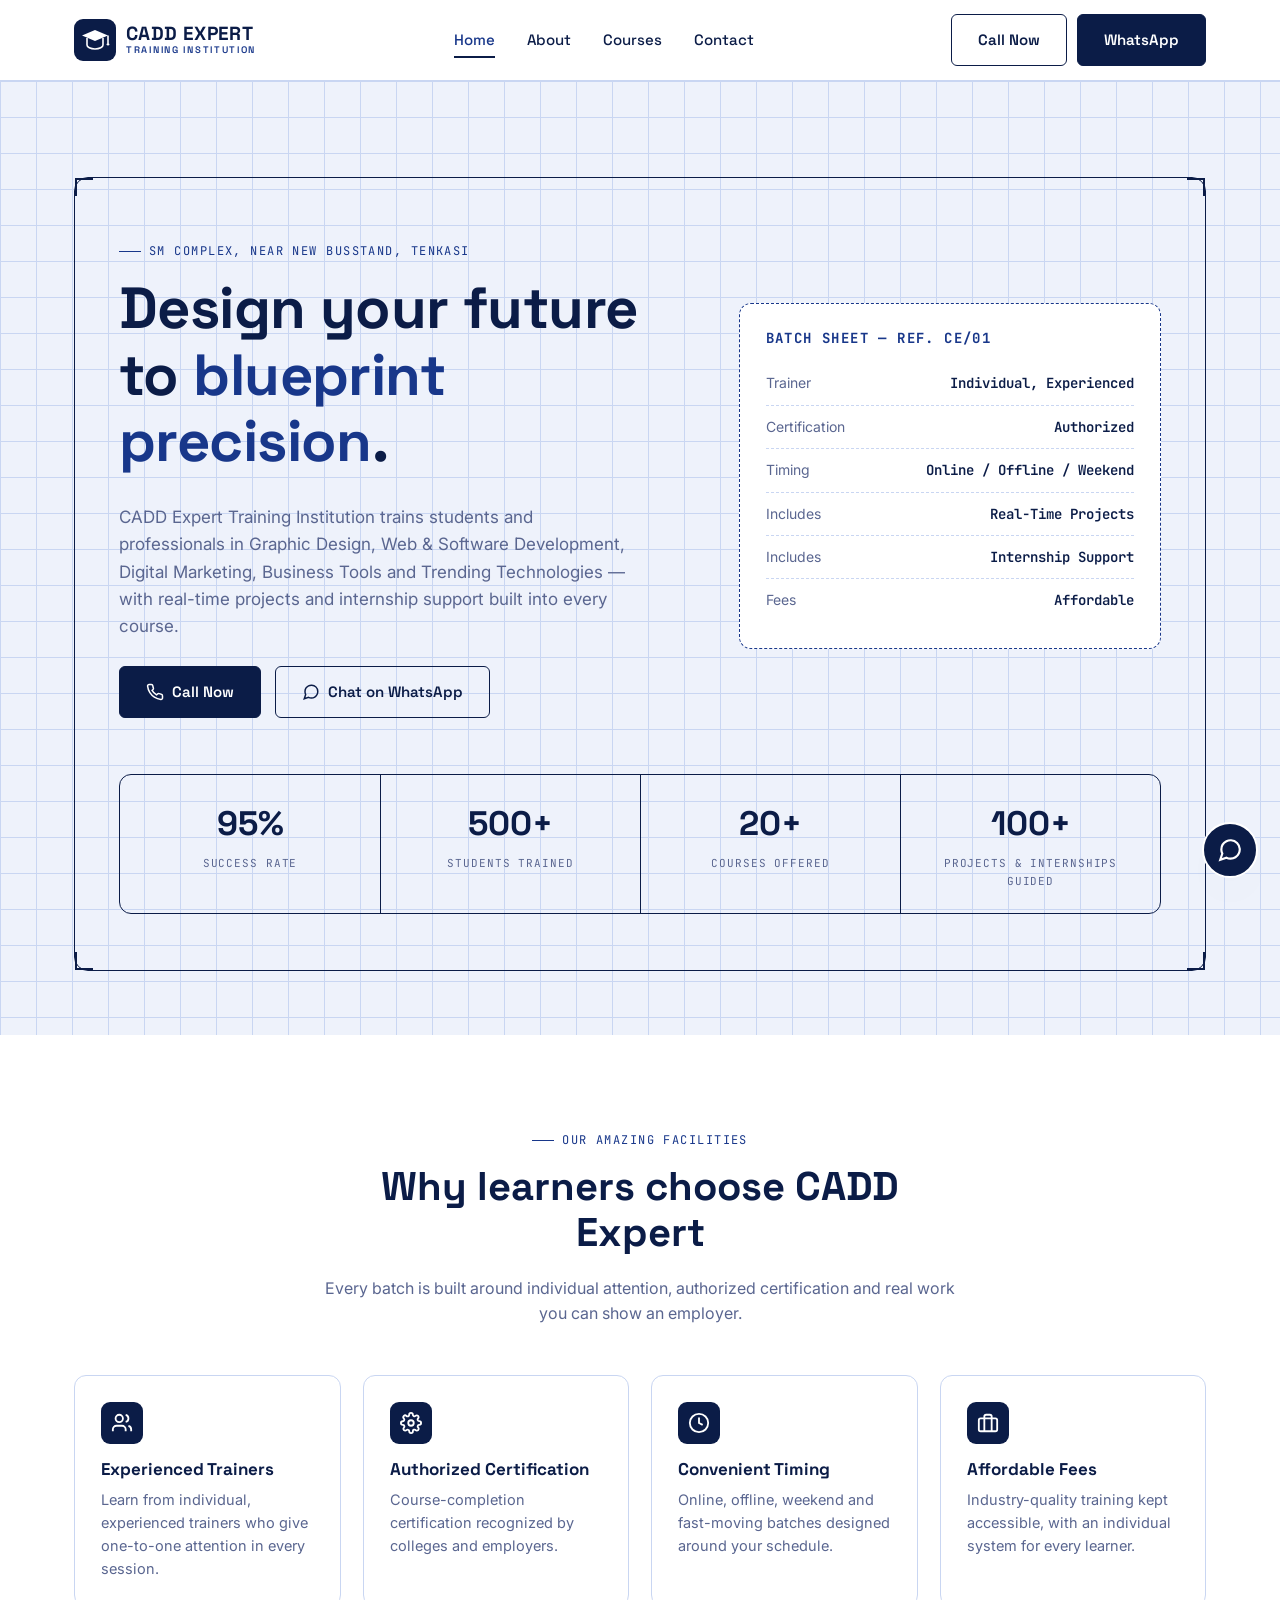
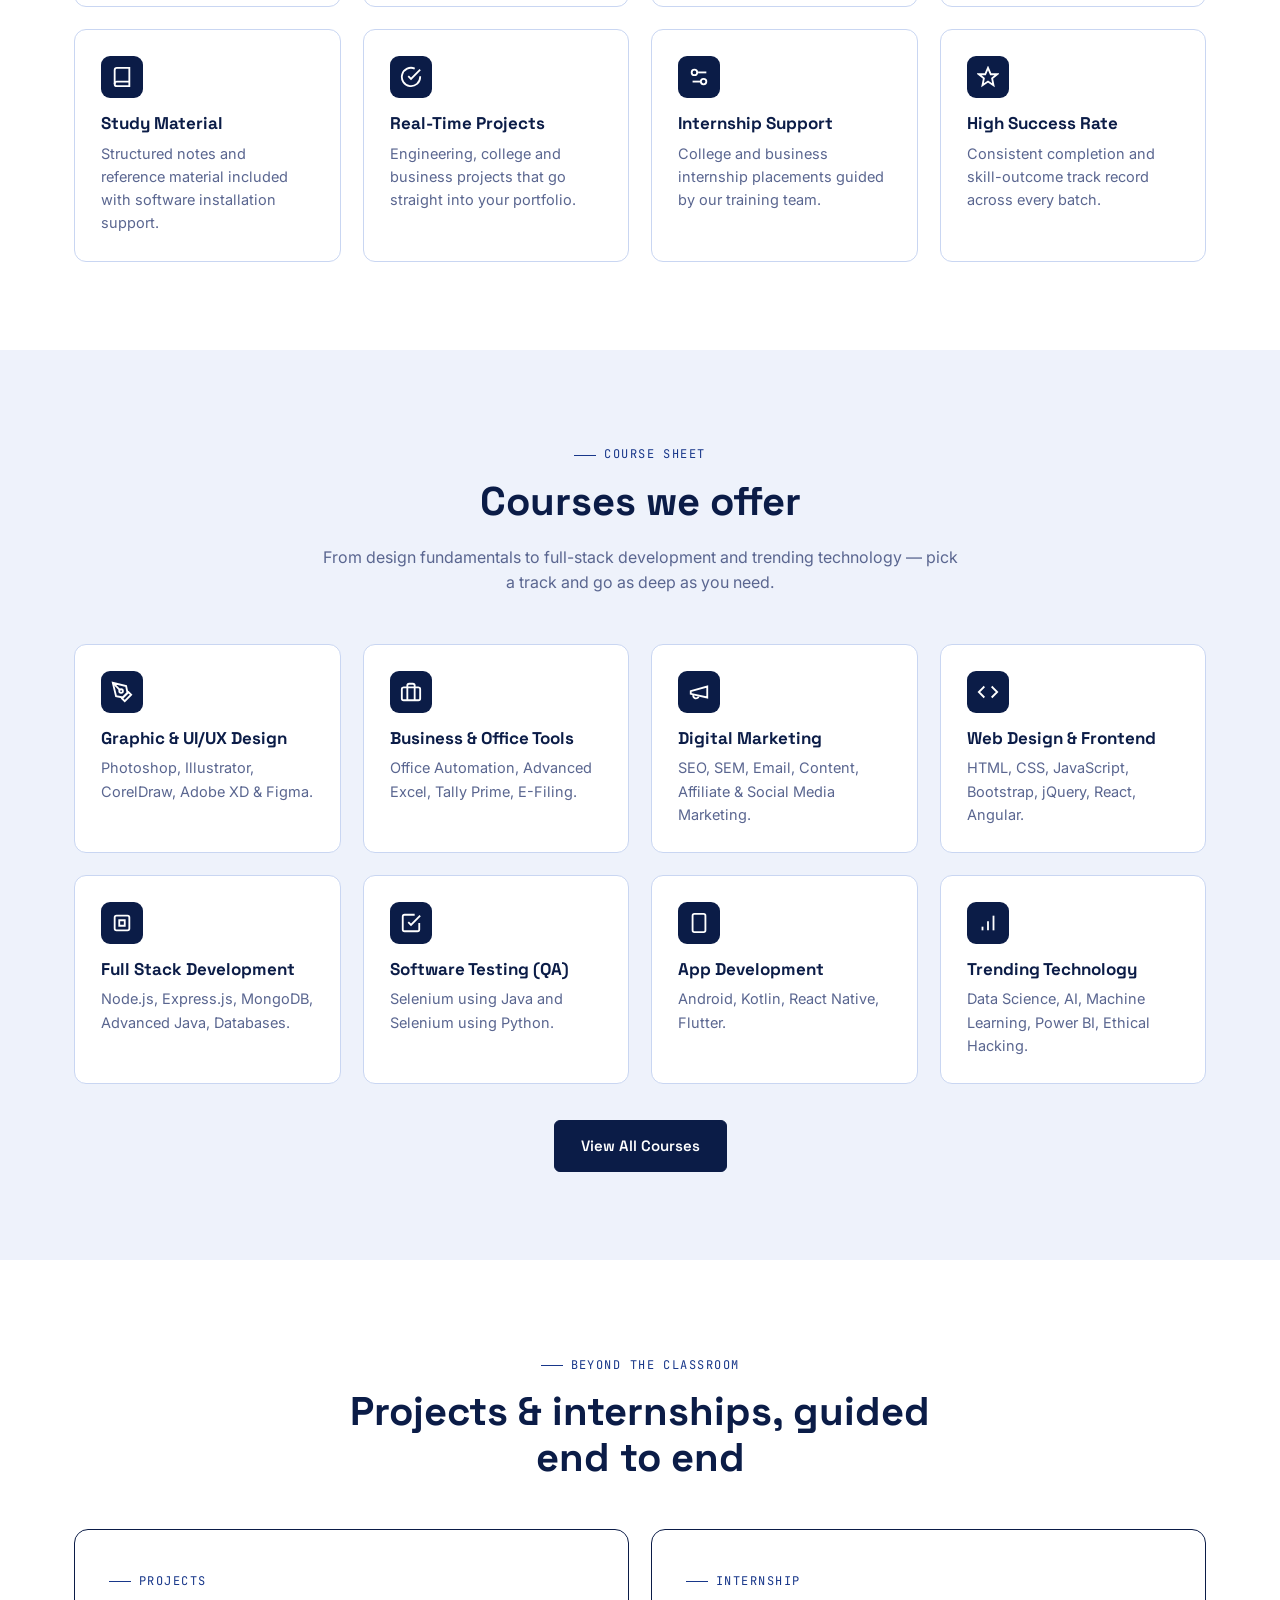
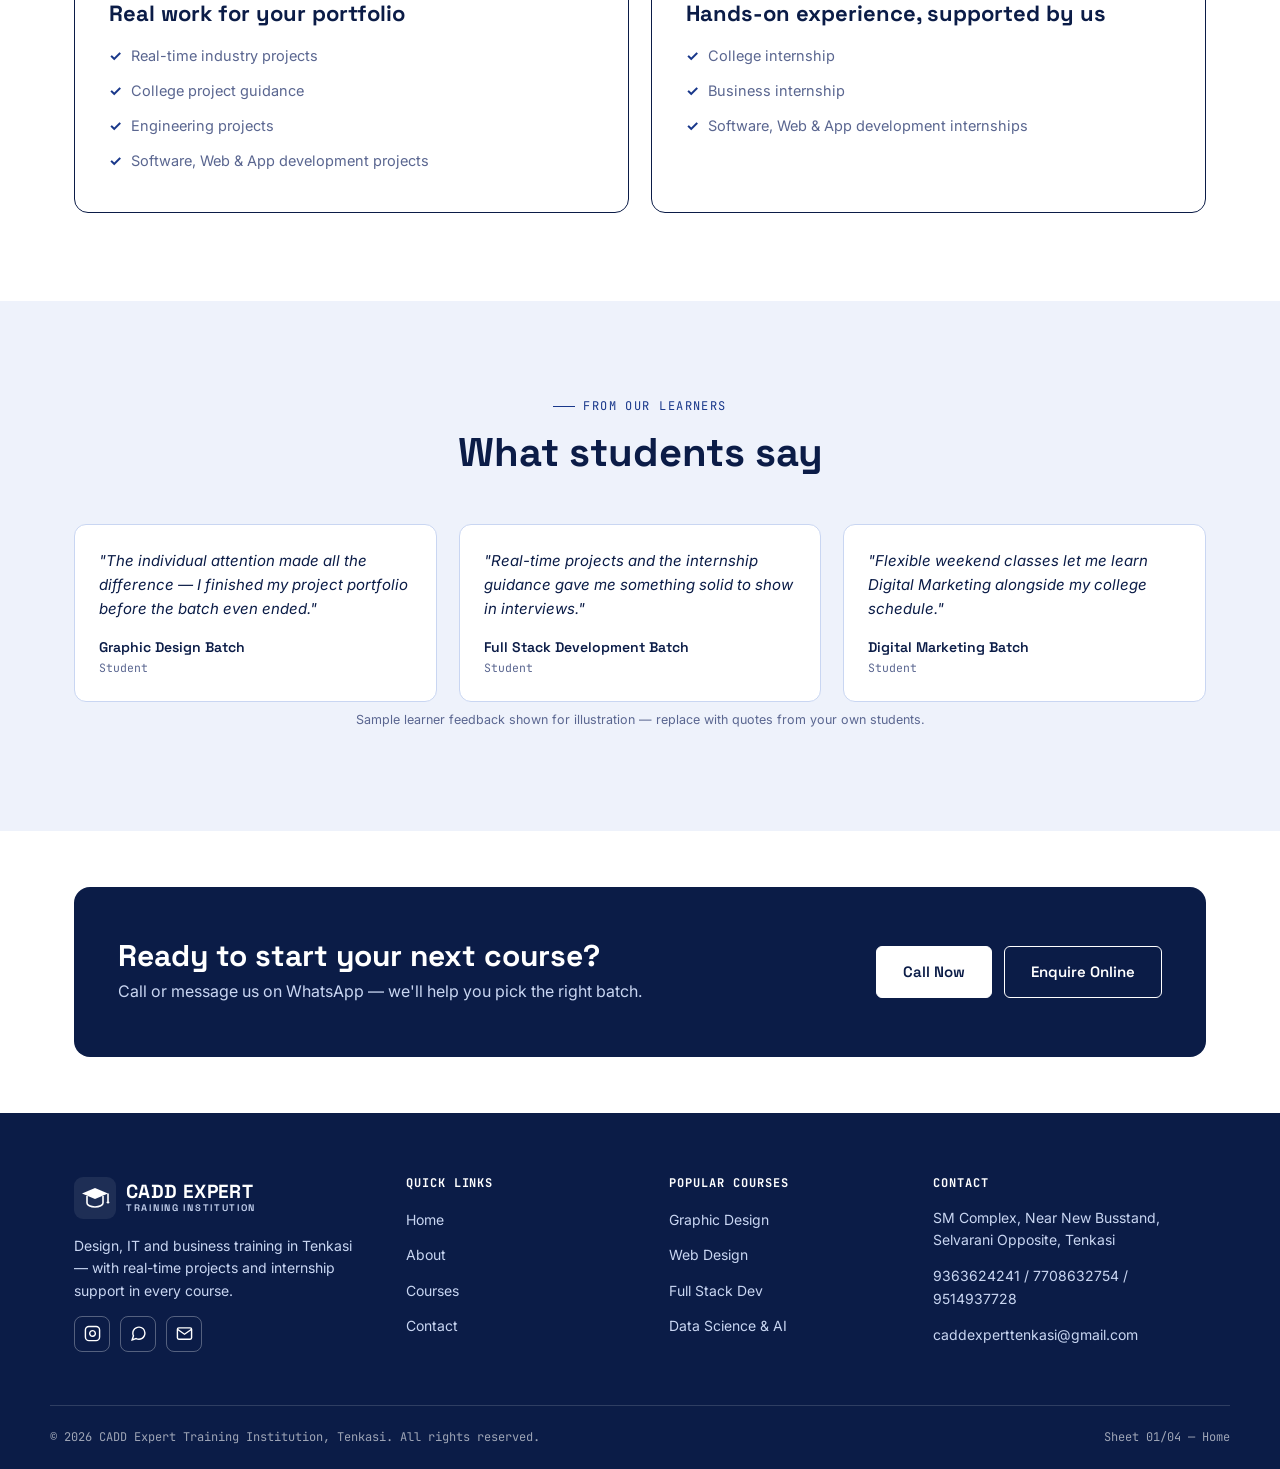
<file: index.html>
<!DOCTYPE html>
<html lang="en">
<head>
<meta charset="UTF-8">
<meta name="viewport" content="width=device-width, initial-scale=1.0">
<title>CADD Expert Training Institution | Design, IT & Business Courses in Tenkasi</title>
<meta name="description" content="CADD Expert Training Institution, Tenkasi — hands-on courses in Graphic Design, Web & Software Development, Digital Marketing, Business Tools and Trending Technologies, with real-time projects and internships.">
<meta name="google-site-verification" content="CGP2oInBP8MzRnhIX7n0_dMnTBHW97eYyTQrpzPEPT8" />
<link rel="stylesheet" href="assets/style.css">
</head>
<body>

<!-- ================= HEADER ================= -->
<header class="site-header">
  <div class="container header-inner">
    <a href="index.html" class="logo">
      <svg class="logo-mark" viewBox="0 0 42 42" fill="none" xmlns="http://www.w3.org/2000/svg">
        <rect width="42" height="42" rx="9" fill="#0b1c47"/>
        <path d="M21 11 L34 16.5 L21 22 L8 16.5 Z" fill="#ffffff"/>
        <path d="M13 19 V26 C13 28 16.5 30 21 30 C25.5 30 29 28 29 26 V19" stroke="#ffffff" stroke-width="1.6" fill="none"/>
        <line x1="34" y1="16.5" x2="34" y2="24" stroke="#ffffff" stroke-width="1.6"/>
        <circle cx="34" cy="25.3" r="1.3" fill="#ffffff"/>
      </svg>
      <span class="logo-text"><span class="l1">CADD EXPERT</span><span class="l2">Training Institution</span></span>
    </a>
    <nav class="nav" id="mainNav">
      <a href="index.html">Home</a>
      <a href="about.html">About</a>
      <a href="courses.html">Courses</a>
      <a href="contact.html">Contact</a>
    </nav>
    <div class="header-actions">
      <a href="tel:+919363624241" class="btn btn-ghost">Call Now</a>
      <a href="https://wa.me/919363624241" target="_blank" class="btn btn-primary">WhatsApp</a>
    </div>
    <button class="nav-toggle" id="navToggle" aria-label="Toggle menu" aria-expanded="false">
      <span></span><span></span><span></span>
    </button>
  </div>
</header>

<!-- ================= HERO ================= -->
<section class="hero blueprint">
  <div class="container">
    <div class="hero-inner corner-marks">
      <span class="cm-tr"></span><span class="cm-bl"></span>
      <div class="hero-grid">
        <div>
          <span class="eyebrow">SM Complex, Near New Busstand, Tenkasi</span>
          <h1>Design your future to <em>blueprint precision</em>.</h1>
          <p class="lead">CADD Expert Training Institution trains students and professionals in Graphic Design, Web &amp; Software Development, Digital Marketing, Business Tools and Trending Technologies — with real-time projects and internship support built into every course.</p>
          <div class="hero-cta">
            <a href="tel:+919363624241" class="btn btn-primary">
              <svg viewBox="0 0 24 24" fill="none" stroke="currentColor" stroke-width="2"><path d="M22 16.92v3a2 2 0 0 1-2.18 2 19.79 19.79 0 0 1-8.63-3.07 19.5 19.5 0 0 1-6-6 19.79 19.79 0 0 1-3.07-8.67A2 2 0 0 1 4.11 2h3a2 2 0 0 1 2 1.72c.127.96.362 1.903.7 2.81a2 2 0 0 1-.45 2.11L8.09 9.91a16 16 0 0 0 6 6l1.27-1.27a2 2 0 0 1 2.11-.45c.907.338 1.85.573 2.81.7A2 2 0 0 1 22 16.92z"/></svg>
              Call Now
            </a>
            <a href="https://wa.me/919363624241" target="_blank" class="btn btn-ghost">
              <svg viewBox="0 0 24 24" fill="none" stroke="currentColor" stroke-width="2"><path d="M21 11.5a8.38 8.38 0 0 1-.9 3.8 8.5 8.5 0 0 1-7.6 4.7 8.38 8.38 0 0 1-3.8-.9L3 21l1.9-5.7a8.38 8.38 0 0 1-.9-3.8 8.5 8.5 0 0 1 4.7-7.6 8.38 8.38 0 0 1 3.8-.9h.5a8.48 8.48 0 0 1 8 8v.5z"/></svg>
              Chat on WhatsApp
            </a>
          </div>
        </div>
        <div class="drafting-panel">
          <h3>Batch Sheet — Ref. CE/01</h3>
          <div class="dp-row"><span>Trainer</span><span>Individual, Experienced</span></div>
          <div class="dp-row"><span>Certification</span><span>Authorized</span></div>
          <div class="dp-row"><span>Timing</span><span>Online / Offline / Weekend</span></div>
          <div class="dp-row"><span>Includes</span><span>Real-Time Projects</span></div>
          <div class="dp-row"><span>Includes</span><span>Internship Support</span></div>
          <div class="dp-row"><span>Fees</span><span>Affordable</span></div>
        </div>
      </div>

      <div class="title-block reveal">
        <div class="tb-cell"><div class="tb-num"><span data-count="95" data-suffix="%">0%</span></div><div class="tb-label">Success Rate</div></div>
        <div class="tb-cell"><div class="tb-num"><span data-count="500" data-suffix="+">0+</span></div><div class="tb-label">Students Trained</div></div>
        <div class="tb-cell"><div class="tb-num"><span data-count="20" data-suffix="+">0+</span></div><div class="tb-label">Courses Offered</div></div>
        <div class="tb-cell"><div class="tb-num"><span data-count="100" data-suffix="+">0+</span></div><div class="tb-label">Projects &amp; Internships Guided</div></div>
      </div>
    </div>
  </div>
</section>

<!-- ================= WHY US ================= -->
<section class="section">
  <div class="container">
    <div class="section-head center">
      <span class="eyebrow">Our Amazing Facilities</span>
      <h2>Why learners choose CADD Expert</h2>
      <p>Every batch is built around individual attention, authorized certification and real work you can show an employer.</p>
    </div>
    <div class="grid grid-4">
      <div class="card reveal">
        <div class="ic"><svg viewBox="0 0 24 24" fill="none" stroke="currentColor" stroke-width="2"><path d="M16 21v-2a4 4 0 0 0-4-4H6a4 4 0 0 0-4 4v2"/><circle cx="9" cy="7" r="4"/><path d="M22 21v-2a4 4 0 0 0-3-3.87"/><path d="M16 3.13a4 4 0 0 1 0 7.75"/></svg></div>
        <h3>Experienced Trainers</h3>
        <p>Learn from individual, experienced trainers who give one-to-one attention in every session.</p>
      </div>
      <div class="card reveal">
        <div class="ic"><svg viewBox="0 0 24 24" fill="none" stroke="currentColor" stroke-width="2"><path d="M12 15a3 3 0 1 0 0-6 3 3 0 0 0 0 6z"/><path d="M19.4 15a1.65 1.65 0 0 0 .33 1.82l.06.06a2 2 0 1 1-2.83 2.83l-.06-.06a1.65 1.65 0 0 0-1.82-.33 1.65 1.65 0 0 0-1 1.51V21a2 2 0 0 1-4 0v-.09A1.65 1.65 0 0 0 9 19.4a1.65 1.65 0 0 0-1.82.33l-.06.06a2 2 0 1 1-2.83-2.83l.06-.06a1.65 1.65 0 0 0 .33-1.82 1.65 1.65 0 0 0-1.51-1H3a2 2 0 0 1 0-4h.09A1.65 1.65 0 0 0 4.6 9a1.65 1.65 0 0 0-.33-1.82l-.06-.06a2 2 0 1 1 2.83-2.83l.06.06a1.65 1.65 0 0 0 1.82.33H9a1.65 1.65 0 0 0 1-1.51V3a2 2 0 0 1 4 0v.09a1.65 1.65 0 0 0 1 1.51 1.65 1.65 0 0 0 1.82-.33l.06-.06a2 2 0 1 1 2.83 2.83l-.06.06a1.65 1.65 0 0 0-.33 1.82V9a1.65 1.65 0 0 0 1.51 1H21a2 2 0 0 1 0 4h-.09a1.65 1.65 0 0 0-1.51 1z"/></svg></div>
        <h3>Authorized Certification</h3>
        <p>Course-completion certification recognized by colleges and employers.</p>
      </div>
      <div class="card reveal">
        <div class="ic"><svg viewBox="0 0 24 24" fill="none" stroke="currentColor" stroke-width="2"><circle cx="12" cy="12" r="10"/><path d="M12 6v6l4 2"/></svg></div>
        <h3>Convenient Timing</h3>
        <p>Online, offline, weekend and fast-moving batches designed around your schedule.</p>
      </div>
      <div class="card reveal">
        <div class="ic"><svg viewBox="0 0 24 24" fill="none" stroke="currentColor" stroke-width="2"><rect x="2" y="7" width="20" height="14" rx="2"/><path d="M16 21V5a2 2 0 0 0-2-2h-4a2 2 0 0 0-2 2v16"/></svg></div>
        <h3>Affordable Fees</h3>
        <p>Industry-quality training kept accessible, with an individual system for every learner.</p>
      </div>
      <div class="card reveal">
        <div class="ic"><svg viewBox="0 0 24 24" fill="none" stroke="currentColor" stroke-width="2"><path d="M4 19.5A2.5 2.5 0 0 1 6.5 17H20"/><path d="M6.5 2H20v20H6.5A2.5 2.5 0 0 1 4 19.5v-15A2.5 2.5 0 0 1 6.5 2z"/></svg></div>
        <h3>Study Material</h3>
        <p>Structured notes and reference material included with software installation support.</p>
      </div>
      <div class="card reveal">
        <div class="ic"><svg viewBox="0 0 24 24" fill="none" stroke="currentColor" stroke-width="2"><path d="M22 11.08V12a10 10 0 1 1-5.93-9.14"/><polyline points="22 4 12 14.01 9 11.01"/></svg></div>
        <h3>Real-Time Projects</h3>
        <p>Engineering, college and business projects that go straight into your portfolio.</p>
      </div>
      <div class="card reveal">
        <div class="ic"><svg viewBox="0 0 24 24" fill="none" stroke="currentColor" stroke-width="2"><path d="M20 7h-9"/><path d="M14 17H5"/><circle cx="17" cy="17" r="3"/><circle cx="7" cy="7" r="3"/></svg></div>
        <h3>Internship Support</h3>
        <p>College and business internship placements guided by our training team.</p>
      </div>
      <div class="card reveal">
        <div class="ic"><svg viewBox="0 0 24 24" fill="none" stroke="currentColor" stroke-width="2"><path d="M12 2l3 7h7l-5.5 4.5L18 21l-6-4-6 4 1.5-7.5L2 9h7z"/></svg></div>
        <h3>High Success Rate</h3>
        <p>Consistent completion and skill-outcome track record across every batch.</p>
      </div>
    </div>
  </div>
</section>

<!-- ================= COURSES PREVIEW ================= -->
<section class="section section-alt">
  <div class="container">
    <div class="section-head center">
      <span class="eyebrow">Course Sheet</span>
      <h2>Courses we offer</h2>
      <p>From design fundamentals to full-stack development and trending technology — pick a track and go as deep as you need.</p>
    </div>
    <div class="grid grid-4">
      <a href="courses.html#design" class="card reveal">
        <div class="ic"><svg viewBox="0 0 24 24" fill="none" stroke="currentColor" stroke-width="2"><path d="M12 19l7-7 3 3-7 7-3-3z"/><path d="M18 13l-1.5-7.5L2 2l3.5 14.5L13 18l5-5z"/><path d="M2 2l7.586 7.586"/><circle cx="11" cy="11" r="2"/></svg></div>
        <h3>Graphic &amp; UI/UX Design</h3>
        <p>Photoshop, Illustrator, CorelDraw, Adobe XD &amp; Figma.</p>
      </a>
      <a href="courses.html#business" class="card reveal">
        <div class="ic"><svg viewBox="0 0 24 24" fill="none" stroke="currentColor" stroke-width="2"><rect x="2" y="7" width="20" height="14" rx="2"/><path d="M16 21V5a2 2 0 0 0-2-2h-4a2 2 0 0 0-2 2v16"/></svg></div>
        <h3>Business &amp; Office Tools</h3>
        <p>Office Automation, Advanced Excel, Tally Prime, E-Filing.</p>
      </a>
      <a href="courses.html#marketing" class="card reveal">
        <div class="ic"><svg viewBox="0 0 24 24" fill="none" stroke="currentColor" stroke-width="2"><path d="M3 11l18-5v12L3 14v-3z"/><path d="M11.6 16.8a3 3 0 1 1-5.8-1.6"/></svg></div>
        <h3>Digital Marketing</h3>
        <p>SEO, SEM, Email, Content, Affiliate &amp; Social Media Marketing.</p>
      </a>
      <a href="courses.html#webdev" class="card reveal">
        <div class="ic"><svg viewBox="0 0 24 24" fill="none" stroke="currentColor" stroke-width="2"><polyline points="16 18 22 12 16 6"/><polyline points="8 6 2 12 8 18"/></svg></div>
        <h3>Web Design &amp; Frontend</h3>
        <p>HTML, CSS, JavaScript, Bootstrap, jQuery, React, Angular.</p>
      </a>
      <a href="courses.html#fullstack" class="card reveal">
        <div class="ic"><svg viewBox="0 0 24 24" fill="none" stroke="currentColor" stroke-width="2"><rect x="4" y="4" width="16" height="16" rx="2"/><path d="M9 9h6v6H9z"/></svg></div>
        <h3>Full Stack Development</h3>
        <p>Node.js, Express.js, MongoDB, Advanced Java, Databases.</p>
      </a>
      <a href="courses.html#testing" class="card reveal">
        <div class="ic"><svg viewBox="0 0 24 24" fill="none" stroke="currentColor" stroke-width="2"><path d="M9 11l3 3L22 4"/><path d="M21 12v7a2 2 0 0 1-2 2H5a2 2 0 0 1-2-2V5a2 2 0 0 1 2-2h11"/></svg></div>
        <h3>Software Testing (QA)</h3>
        <p>Selenium using Java and Selenium using Python.</p>
      </a>
      <a href="courses.html#appdev" class="card reveal">
        <div class="ic"><svg viewBox="0 0 24 24" fill="none" stroke="currentColor" stroke-width="2"><rect x="5" y="2" width="14" height="20" rx="2"/><line x1="12" y1="18" x2="12" y2="18"/></svg></div>
        <h3>App Development</h3>
        <p>Android, Kotlin, React Native, Flutter.</p>
      </a>
      <a href="courses.html#trending" class="card reveal">
        <div class="ic"><svg viewBox="0 0 24 24" fill="none" stroke="currentColor" stroke-width="2"><path d="M12 20V10"/><path d="M18 20V4"/><path d="M6 20v-4"/></svg></div>
        <h3>Trending Technology</h3>
        <p>Data Science, AI, Machine Learning, Power BI, Ethical Hacking.</p>
      </a>
    </div>
    <div class="text-center" style="margin-top:36px;">
      <a href="courses.html" class="btn btn-primary">View All Courses</a>
    </div>
  </div>
</section>

<!-- ================= PROJECTS & INTERNSHIP ================= -->
<section class="section">
  <div class="container">
    <div class="section-head center">
      <span class="eyebrow">Beyond the Classroom</span>
      <h2>Projects &amp; internships, guided end to end</h2>
    </div>
    <div class="grid grid-2">
      <div class="vm-card reveal">
        <span class="eyebrow">Projects</span>
        <h3>Real work for your portfolio</h3>
        <ul>
          <li>Real-time industry projects</li>
          <li>College project guidance</li>
          <li>Engineering projects</li>
          <li>Software, Web &amp; App development projects</li>
        </ul>
      </div>
      <div class="vm-card reveal">
        <span class="eyebrow">Internship</span>
        <h3>Hands-on experience, supported by us</h3>
        <ul>
          <li>College internship</li>
          <li>Business internship</li>
          <li>Software, Web &amp; App development internships</li>
        </ul>
      </div>
    </div>
  </div>
</section>

<!-- ================= TESTIMONIALS ================= -->
<section class="section section-alt">
  <div class="container">
    <div class="section-head center">
      <span class="eyebrow">From our learners</span>
      <h2>What students say</h2>
    </div>
    <div class="grid grid-3">
      <div class="quote-card reveal">
        <p>"The individual attention made all the difference — I finished my project portfolio before the batch even ended."</p>
        <div class="who">Graphic Design Batch</div>
        <div class="role">Student</div>
      </div>
      <div class="quote-card reveal">
        <p>"Real-time projects and the internship guidance gave me something solid to show in interviews."</p>
        <div class="who">Full Stack Development Batch</div>
        <div class="role">Student</div>
      </div>
      <div class="quote-card reveal">
        <p>"Flexible weekend classes let me learn Digital Marketing alongside my college schedule."</p>
        <div class="who">Digital Marketing Batch</div>
        <div class="role">Student</div>
      </div>
    </div>
    <p class="form-note text-center" style="margin-top:8px;">Sample learner feedback shown for illustration — replace with quotes from your own students.</p>
  </div>
</section>

<!-- ================= CTA BAND ================= -->
<section class="section-tight">
  <div class="container">
    <div class="cta-band reveal">
      <div>
        <h2>Ready to start your next course?</h2>
        <p>Call or message us on WhatsApp — we'll help you pick the right batch.</p>
      </div>
      <div class="cta-actions">
        <a href="tel:+919363624241" class="btn btn-white">Call Now</a>
        <a href="contact.html" class="btn btn-ghost" style="border-color:#fff;color:#fff;">Enquire Online</a>
      </div>
    </div>
  </div>
</section>

<!-- ================= FOOTER ================= -->
<footer class="site-footer">
  <div class="container footer-grid">
    <div>
      <a href="index.html" class="logo">
        <svg class="logo-mark" viewBox="0 0 42 42" fill="none" xmlns="http://www.w3.org/2000/svg">
          <rect width="42" height="42" rx="9" fill="#ffffff" fill-opacity="0.08"/>
          <path d="M21 11 L34 16.5 L21 22 L8 16.5 Z" fill="#ffffff"/>
          <path d="M13 19 V26 C13 28 16.5 30 21 30 C25.5 30 29 28 29 26 V19" stroke="#ffffff" stroke-width="1.6" fill="none"/>
          <line x1="34" y1="16.5" x2="34" y2="24" stroke="#ffffff" stroke-width="1.6"/>
          <circle cx="34" cy="25.3" r="1.3" fill="#ffffff"/>
        </svg>
        <span class="logo-text"><span class="l1">CADD EXPERT</span><span class="l2">Training Institution</span></span>
      </a>
      <p style="margin-top:16px;max-width:32ch;">Design, IT and business training in Tenkasi — with real-time projects and internship support in every course.</p>
      <div class="social-row">
        <a href="https://instagram.com/caddexpert_tenkasi" target="_blank" aria-label="Instagram">
          <svg viewBox="0 0 24 24" fill="none" stroke="currentColor" stroke-width="2"><rect x="2" y="2" width="20" height="20" rx="5"/><path d="M16 11.37A4 4 0 1 1 12.63 8 4 4 0 0 1 16 11.37z"/><line x1="17.5" y1="6.5" x2="17.51" y2="6.5"/></svg>
        </a>
        <a href="https://wa.me/919363624241" target="_blank" aria-label="WhatsApp">
          <svg viewBox="0 0 24 24" fill="none" stroke="currentColor" stroke-width="2"><path d="M21 11.5a8.38 8.38 0 0 1-.9 3.8 8.5 8.5 0 0 1-7.6 4.7 8.38 8.38 0 0 1-3.8-.9L3 21l1.9-5.7a8.38 8.38 0 0 1-.9-3.8 8.5 8.5 0 0 1 4.7-7.6 8.38 8.38 0 0 1 3.8-.9h.5a8.48 8.48 0 0 1 8 8v.5z"/></svg>
        </a>
        <a href="mailto:caddexperttenkasi@gmail.com" aria-label="Email">
          <svg viewBox="0 0 24 24" fill="none" stroke="currentColor" stroke-width="2"><rect x="2" y="4" width="20" height="16" rx="2"/><path d="M22 6l-10 7L2 6"/></svg>
        </a>
      </div>
    </div>
    <div>
      <h4>Quick Links</h4>
      <ul class="footer-links">
        <li><a href="index.html">Home</a></li>
        <li><a href="about.html">About</a></li>
        <li><a href="courses.html">Courses</a></li>
        <li><a href="contact.html">Contact</a></li>
      </ul>
    </div>
    <div>
      <h4>Popular Courses</h4>
      <ul class="footer-links">
        <li><a href="courses.html#design">Graphic Design</a></li>
        <li><a href="courses.html#webdev">Web Design</a></li>
        <li><a href="courses.html#fullstack">Full Stack Dev</a></li>
        <li><a href="courses.html#trending">Data Science &amp; AI</a></li>
      </ul>
    </div>
    <div>
      <h4>Contact</h4>
      <p>SM Complex, Near New Busstand,<br>Selvarani Opposite, Tenkasi</p>
      <p>9363624241 / 7708632754 / 9514937728</p>
      <p>caddexperttenkasi@gmail.com</p>
    </div>
  </div>
  <div class="container footer-bottom">
    <span>© 2026 CADD Expert Training Institution, Tenkasi. All rights reserved.</span>
    <span>Sheet 01/04 — Home</span>
  </div>
</footer>

<a href="https://wa.me/919363624241" target="_blank" class="float-wa" aria-label="Chat on WhatsApp">
  <svg viewBox="0 0 24 24" fill="none" stroke="currentColor" stroke-width="2"><path d="M21 11.5a8.38 8.38 0 0 1-.9 3.8 8.5 8.5 0 0 1-7.6 4.7 8.38 8.38 0 0 1-3.8-.9L3 21l1.9-5.7a8.38 8.38 0 0 1-.9-3.8 8.5 8.5 0 0 1 4.7-7.6 8.38 8.38 0 0 1 3.8-.9h.5a8.48 8.48 0 0 1 8 8v.5z"/></svg>
</a>

<script src="assets/script.js"></script>
</body>
</html>
</file>
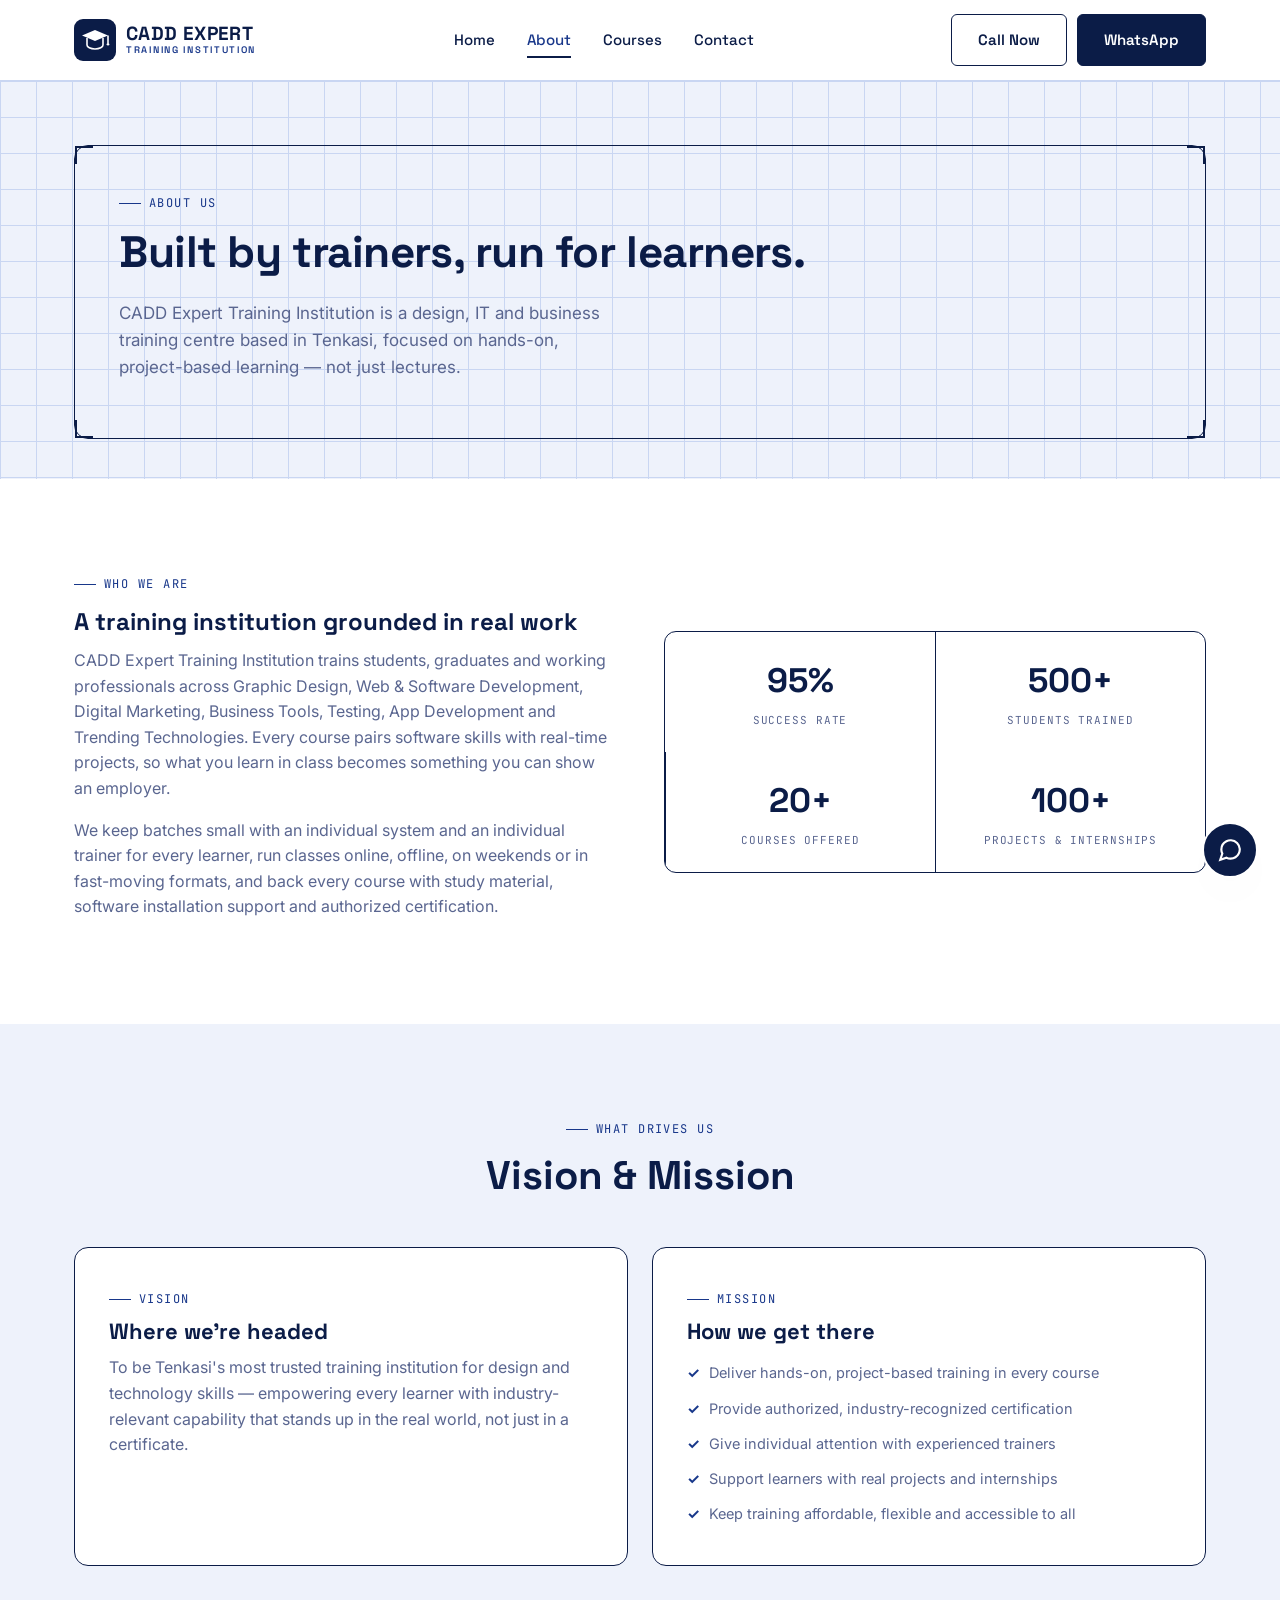
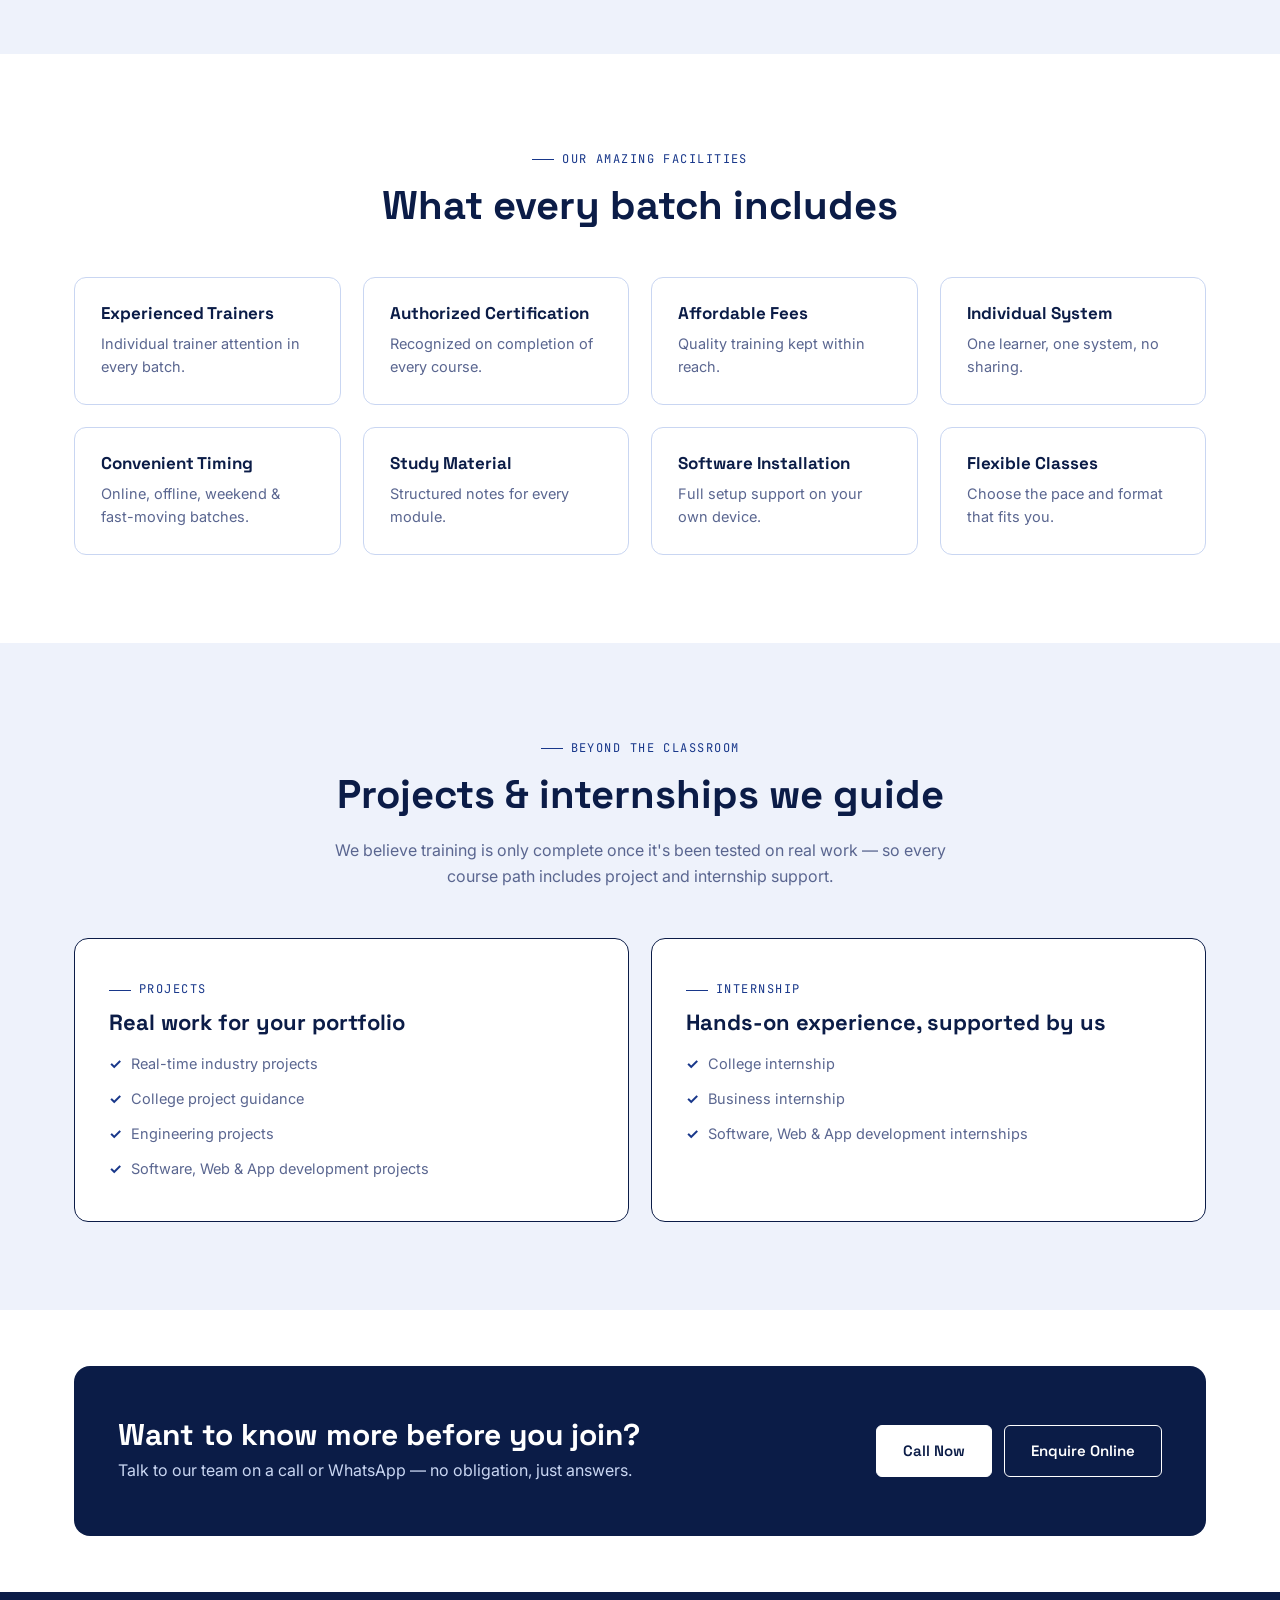
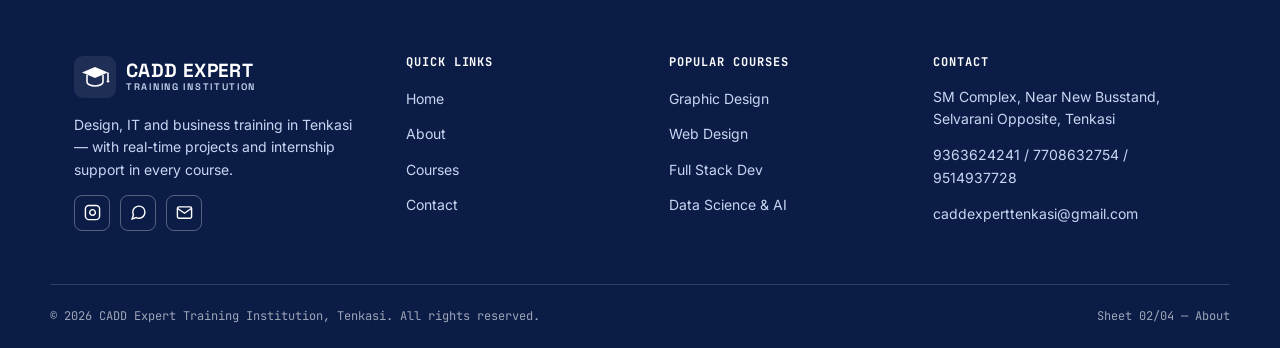
<file: about.html>
<!DOCTYPE html>
<html lang="en">
<head>
<meta charset="UTF-8">
<meta name="viewport" content="width=device-width, initial-scale=1.0">
<title>About Us | CADD Expert Training Institution</title>
<meta name="description" content="About CADD Expert Training Institution, Tenkasi — our vision, mission, facilities, and our track record of projects and internships.">
<link rel="stylesheet" href="assets/style.css">
<meta name="google-site-verification" content="CGP2oInBP8MzRnhIX7n0_dMnTBHW97eYyTQrpzPEPT8" />
</head>
<body>

<!-- ================= HEADER ================= -->
<header class="site-header">
  <div class="container header-inner">
    <a href="index.html" class="logo">
      <svg class="logo-mark" viewBox="0 0 42 42" fill="none" xmlns="http://www.w3.org/2000/svg">
        <rect width="42" height="42" rx="9" fill="#0b1c47"/>
        <path d="M21 11 L34 16.5 L21 22 L8 16.5 Z" fill="#ffffff"/>
        <path d="M13 19 V26 C13 28 16.5 30 21 30 C25.5 30 29 28 29 26 V19" stroke="#ffffff" stroke-width="1.6" fill="none"/>
        <line x1="34" y1="16.5" x2="34" y2="24" stroke="#ffffff" stroke-width="1.6"/>
        <circle cx="34" cy="25.3" r="1.3" fill="#ffffff"/>
      </svg>
      <span class="logo-text"><span class="l1">CADD EXPERT</span><span class="l2">Training Institution</span></span>
    </a>
    <nav class="nav" id="mainNav">
      <a href="index.html">Home</a>
      <a href="about.html">About</a>
      <a href="courses.html">Courses</a>
      <a href="contact.html">Contact</a>
    </nav>
    <div class="header-actions">
      <a href="tel:+919363624241" class="btn btn-ghost">Call Now</a>
      <a href="https://wa.me/919363624241" target="_blank" class="btn btn-primary">WhatsApp</a>
    </div>
    <button class="nav-toggle" id="navToggle" aria-label="Toggle menu" aria-expanded="false">
      <span></span><span></span><span></span>
    </button>
  </div>
</header>

<!-- ================= PAGE HEADER ================= -->
<section class="hero blueprint" style="padding:64px 0 40px;">
  <div class="container">
    <div class="hero-inner corner-marks" style="padding:40px 44px;">
      <span class="cm-tr"></span><span class="cm-bl"></span>
      <span class="eyebrow">About Us</span>
      <h1 style="font-size:clamp(28px,4vw,44px);">Built by trainers, run for learners.</h1>
      <p class="lead">CADD Expert Training Institution is a design, IT and business training centre based in Tenkasi, focused on hands-on, project-based learning — not just lectures.</p>
    </div>
  </div>
</section>

<!-- ================= WHO WE ARE ================= -->
<section class="section">
  <div class="container">
    <div class="grid grid-2" style="align-items:center;gap:48px;">
      <div class="reveal">
        <span class="eyebrow">Who We Are</span>
        <h2>A training institution grounded in real work</h2>
        <p>CADD Expert Training Institution trains students, graduates and working professionals across Graphic Design, Web &amp; Software Development, Digital Marketing, Business Tools, Testing, App Development and Trending Technologies. Every course pairs software skills with real-time projects, so what you learn in class becomes something you can show an employer.</p>
        <p>We keep batches small with an individual system and an individual trainer for every learner, run classes online, offline, on weekends or in fast-moving formats, and back every course with study material, software installation support and authorized certification.</p>
      </div>
      <div class="title-block reveal" style="grid-template-columns:repeat(2,1fr);margin-top:0;">
        <div class="tb-cell"><div class="tb-num"><span data-count="95" data-suffix="%">0%</span></div><div class="tb-label">Success Rate</div></div>
        <div class="tb-cell"><div class="tb-num"><span data-count="500" data-suffix="+">0+</span></div><div class="tb-label">Students Trained</div></div>
        <div class="tb-cell"><div class="tb-num"><span data-count="20" data-suffix="+">0+</span></div><div class="tb-label">Courses Offered</div></div>
        <div class="tb-cell"><div class="tb-num"><span data-count="100" data-suffix="+">0+</span></div><div class="tb-label">Projects &amp; Internships</div></div>
      </div>
    </div>
  </div>
</section>

<!-- ================= VISION & MISSION ================= -->
<section class="section section-alt">
  <div class="container">
    <div class="section-head center">
      <span class="eyebrow">What Drives Us</span>
      <h2>Vision &amp; Mission</h2>
    </div>
    <div class="vm-grid">
      <div class="vm-card reveal">
        <span class="eyebrow">Vision</span>
        <h3>Where we're headed</h3>
        <p>To be Tenkasi's most trusted training institution for design and technology skills — empowering every learner with industry-relevant capability that stands up in the real world, not just in a certificate.</p>
      </div>
      <div class="vm-card reveal">
        <span class="eyebrow">Mission</span>
        <h3>How we get there</h3>
        <ul>
          <li>Deliver hands-on, project-based training in every course</li>
          <li>Provide authorized, industry-recognized certification</li>
          <li>Give individual attention with experienced trainers</li>
          <li>Support learners with real projects and internships</li>
          <li>Keep training affordable, flexible and accessible to all</li>
        </ul>
      </div>
    </div>
  </div>
</section>

<!-- ================= FACILITIES ================= -->
<section class="section">
  <div class="container">
    <div class="section-head center">
      <span class="eyebrow">Our Amazing Facilities</span>
      <h2>What every batch includes</h2>
    </div>
    <div class="grid grid-4">
      <div class="card reveal"><h3>Experienced Trainers</h3><p>Individual trainer attention in every batch.</p></div>
      <div class="card reveal"><h3>Authorized Certification</h3><p>Recognized on completion of every course.</p></div>
      <div class="card reveal"><h3>Affordable Fees</h3><p>Quality training kept within reach.</p></div>
      <div class="card reveal"><h3>Individual System</h3><p>One learner, one system, no sharing.</p></div>
      <div class="card reveal"><h3>Convenient Timing</h3><p>Online, offline, weekend &amp; fast-moving batches.</p></div>
      <div class="card reveal"><h3>Study Material</h3><p>Structured notes for every module.</p></div>
      <div class="card reveal"><h3>Software Installation</h3><p>Full setup support on your own device.</p></div>
      <div class="card reveal"><h3>Flexible Classes</h3><p>Choose the pace and format that fits you.</p></div>
    </div>
  </div>
</section>

<!-- ================= PROJECTS & INTERNSHIP ================= -->
<section class="section section-alt">
  <div class="container">
    <div class="section-head center">
      <span class="eyebrow">Beyond the Classroom</span>
      <h2>Projects &amp; internships we guide</h2>
      <p>We believe training is only complete once it's been tested on real work — so every course path includes project and internship support.</p>
    </div>
    <div class="grid grid-2">
      <div class="vm-card reveal">
        <span class="eyebrow">Projects</span>
        <h3>Real work for your portfolio</h3>
        <ul>
          <li>Real-time industry projects</li>
          <li>College project guidance</li>
          <li>Engineering projects</li>
          <li>Software, Web &amp; App development projects</li>
        </ul>
      </div>
      <div class="vm-card reveal">
        <span class="eyebrow">Internship</span>
        <h3>Hands-on experience, supported by us</h3>
        <ul>
          <li>College internship</li>
          <li>Business internship</li>
          <li>Software, Web &amp; App development internships</li>
        </ul>
      </div>
    </div>
  </div>
</section>

<!-- ================= CTA BAND ================= -->
<section class="section-tight">
  <div class="container">
    <div class="cta-band reveal">
      <div>
        <h2>Want to know more before you join?</h2>
        <p>Talk to our team on a call or WhatsApp — no obligation, just answers.</p>
      </div>
      <div class="cta-actions">
        <a href="tel:+919363624241" class="btn btn-white">Call Now</a>
        <a href="contact.html" class="btn btn-ghost" style="border-color:#fff;color:#fff;">Enquire Online</a>
      </div>
    </div>
  </div>
</section>

<!-- ================= FOOTER ================= -->
<footer class="site-footer">
  <div class="container footer-grid">
    <div>
      <a href="index.html" class="logo">
        <svg class="logo-mark" viewBox="0 0 42 42" fill="none" xmlns="http://www.w3.org/2000/svg">
          <rect width="42" height="42" rx="9" fill="#ffffff" fill-opacity="0.08"/>
          <path d="M21 11 L34 16.5 L21 22 L8 16.5 Z" fill="#ffffff"/>
          <path d="M13 19 V26 C13 28 16.5 30 21 30 C25.5 30 29 28 29 26 V19" stroke="#ffffff" stroke-width="1.6" fill="none"/>
          <line x1="34" y1="16.5" x2="34" y2="24" stroke="#ffffff" stroke-width="1.6"/>
          <circle cx="34" cy="25.3" r="1.3" fill="#ffffff"/>
        </svg>
        <span class="logo-text"><span class="l1">CADD EXPERT</span><span class="l2">Training Institution</span></span>
      </a>
      <p style="margin-top:16px;max-width:32ch;">Design, IT and business training in Tenkasi — with real-time projects and internship support in every course.</p>
      <div class="social-row">
        <a href="https://instagram.com/caddexpert_tenkasi" target="_blank" aria-label="Instagram">
          <svg viewBox="0 0 24 24" fill="none" stroke="currentColor" stroke-width="2"><rect x="2" y="2" width="20" height="20" rx="5"/><path d="M16 11.37A4 4 0 1 1 12.63 8 4 4 0 0 1 16 11.37z"/><line x1="17.5" y1="6.5" x2="17.51" y2="6.5"/></svg>
        </a>
        <a href="https://wa.me/919363624241" target="_blank" aria-label="WhatsApp">
          <svg viewBox="0 0 24 24" fill="none" stroke="currentColor" stroke-width="2"><path d="M21 11.5a8.38 8.38 0 0 1-.9 3.8 8.5 8.5 0 0 1-7.6 4.7 8.38 8.38 0 0 1-3.8-.9L3 21l1.9-5.7a8.38 8.38 0 0 1-.9-3.8 8.5 8.5 0 0 1 4.7-7.6 8.38 8.38 0 0 1 3.8-.9h.5a8.48 8.48 0 0 1 8 8v.5z"/></svg>
        </a>
        <a href="mailto:caddexperttenkasi@gmail.com" aria-label="Email">
          <svg viewBox="0 0 24 24" fill="none" stroke="currentColor" stroke-width="2"><rect x="2" y="4" width="20" height="16" rx="2"/><path d="M22 6l-10 7L2 6"/></svg>
        </a>
      </div>
    </div>
    <div>
      <h4>Quick Links</h4>
      <ul class="footer-links">
        <li><a href="index.html">Home</a></li>
        <li><a href="about.html">About</a></li>
        <li><a href="courses.html">Courses</a></li>
        <li><a href="contact.html">Contact</a></li>
      </ul>
    </div>
    <div>
      <h4>Popular Courses</h4>
      <ul class="footer-links">
        <li><a href="courses.html#design">Graphic Design</a></li>
        <li><a href="courses.html#webdev">Web Design</a></li>
        <li><a href="courses.html#fullstack">Full Stack Dev</a></li>
        <li><a href="courses.html#trending">Data Science &amp; AI</a></li>
      </ul>
    </div>
    <div>
      <h4>Contact</h4>
      <p>SM Complex, Near New Busstand,<br>Selvarani Opposite, Tenkasi</p>
      <p>9363624241 / 7708632754 / 9514937728</p>
      <p>caddexperttenkasi@gmail.com</p>
    </div>
  </div>
  <div class="container footer-bottom">
    <span>© 2026 CADD Expert Training Institution, Tenkasi. All rights reserved.</span>
    <span>Sheet 02/04 — About</span>
  </div>
</footer>

<a href="https://wa.me/919363624241" target="_blank" class="float-wa" aria-label="Chat on WhatsApp">
  <svg viewBox="0 0 24 24" fill="none" stroke="currentColor" stroke-width="2"><path d="M21 11.5a8.38 8.38 0 0 1-.9 3.8 8.5 8.5 0 0 1-7.6 4.7 8.38 8.38 0 0 1-3.8-.9L3 21l1.9-5.7a8.38 8.38 0 0 1-.9-3.8 8.5 8.5 0 0 1 4.7-7.6 8.38 8.38 0 0 1 3.8-.9h.5a8.48 8.48 0 0 1 8 8v.5z"/></svg>
</a>

<script src="assets/script.js"></script>
</body>
</html>
</file>
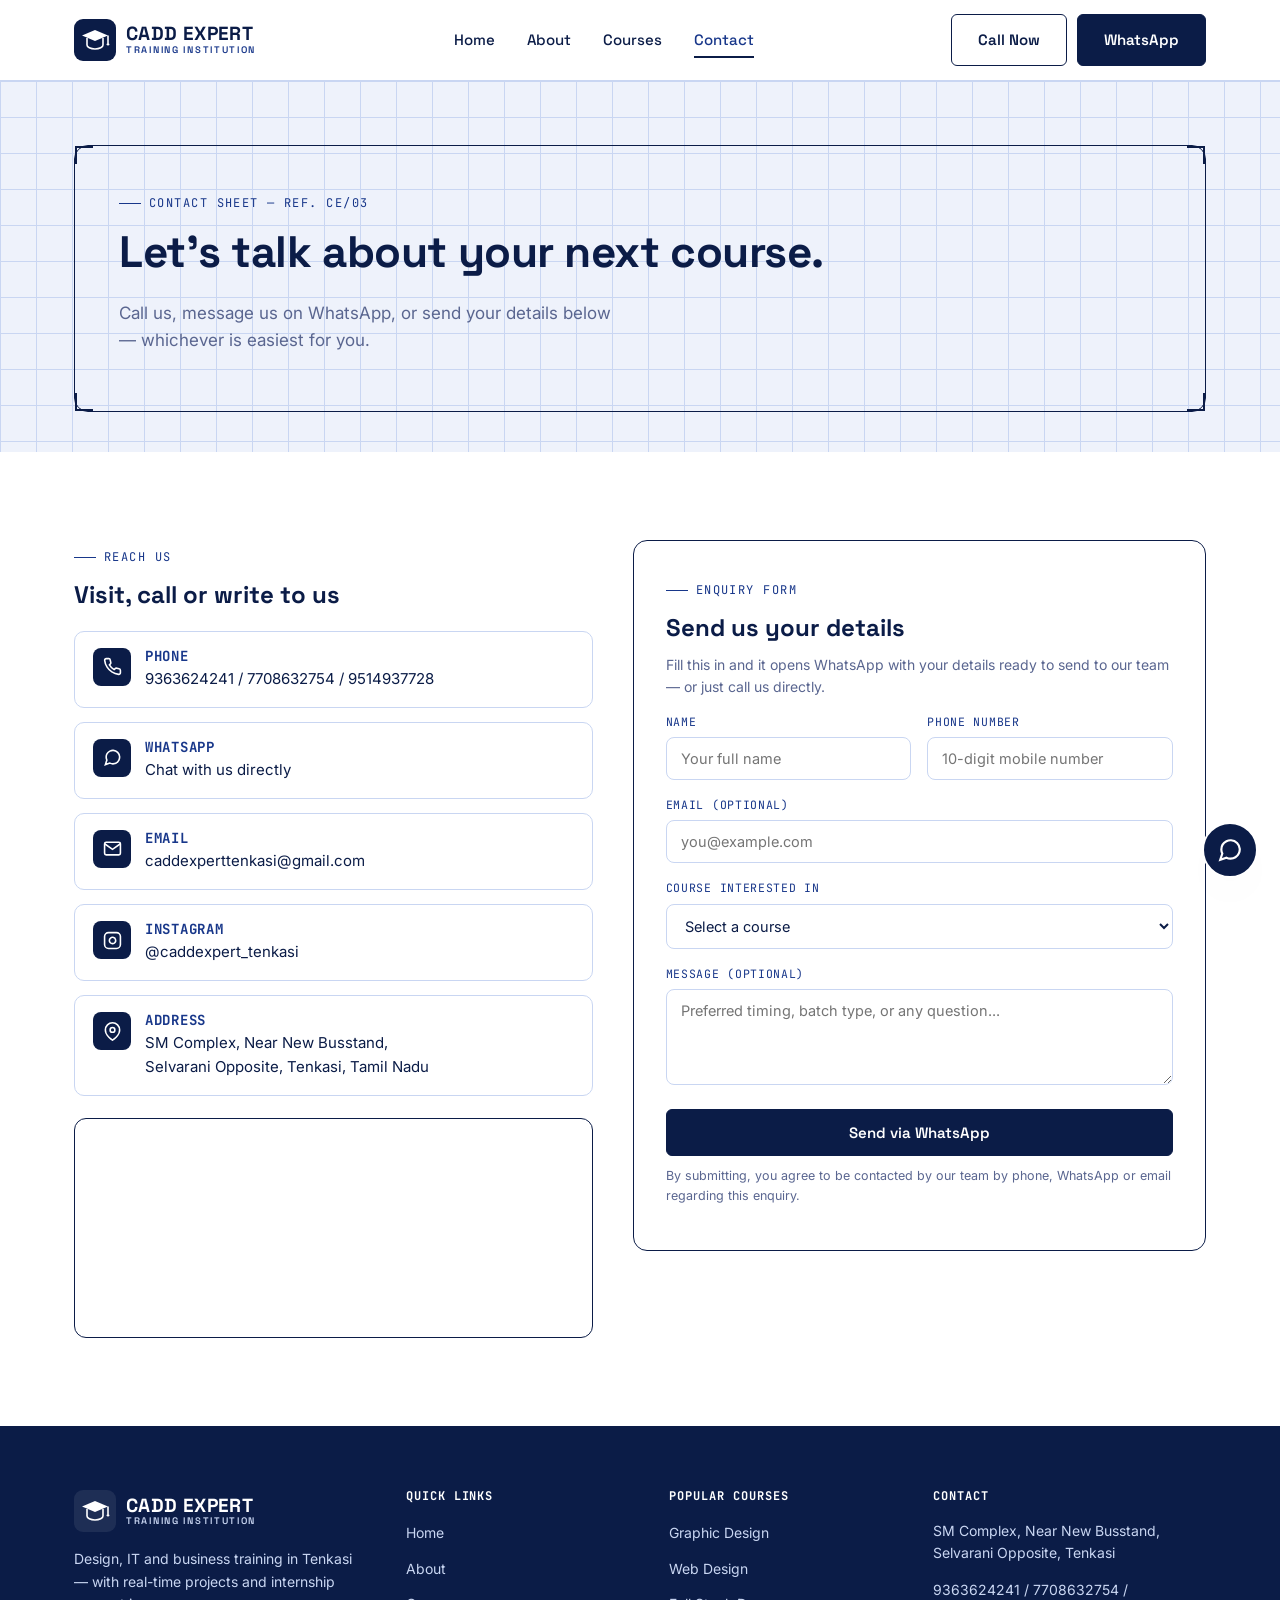
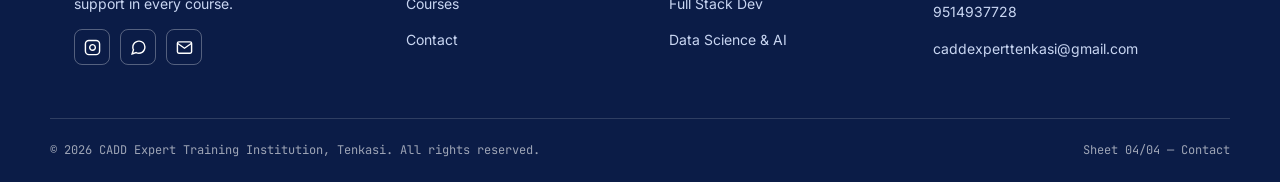
<file: contact.html>
<!DOCTYPE html>
<html lang="en">
<head>
<meta charset="UTF-8">
<meta name="viewport" content="width=device-width, initial-scale=1.0">
<title>Contact Us | CADD Expert Training Institution</title>
<meta name="description" content="Contact CADD Expert Training Institution, Tenkasi — call, WhatsApp, email or send us your details and we'll get back to you.">
<link rel="stylesheet" href="assets/style.css">
<meta name="google-site-verification" content="CGP2oInBP8MzRnhIX7n0_dMnTBHW97eYyTQrpzPEPT8" />
</head>
<body>

<!-- ================= HEADER ================= -->
<header class="site-header">
  <div class="container header-inner">
    <a href="index.html" class="logo">
      <svg class="logo-mark" viewBox="0 0 42 42" fill="none" xmlns="http://www.w3.org/2000/svg">
        <rect width="42" height="42" rx="9" fill="#0b1c47"/>
        <path d="M21 11 L34 16.5 L21 22 L8 16.5 Z" fill="#ffffff"/>
        <path d="M13 19 V26 C13 28 16.5 30 21 30 C25.5 30 29 28 29 26 V19" stroke="#ffffff" stroke-width="1.6" fill="none"/>
        <line x1="34" y1="16.5" x2="34" y2="24" stroke="#ffffff" stroke-width="1.6"/>
        <circle cx="34" cy="25.3" r="1.3" fill="#ffffff"/>
      </svg>
      <span class="logo-text"><span class="l1">CADD EXPERT</span><span class="l2">Training Institution</span></span>
    </a>
    <nav class="nav" id="mainNav">
      <a href="index.html">Home</a>
      <a href="about.html">About</a>
      <a href="courses.html">Courses</a>
      <a href="contact.html">Contact</a>
    </nav>
    <div class="header-actions">
      <a href="tel:+919363624241" class="btn btn-ghost">Call Now</a>
      <a href="https://wa.me/919363624241" target="_blank" class="btn btn-primary">WhatsApp</a>
    </div>
    <button class="nav-toggle" id="navToggle" aria-label="Toggle menu" aria-expanded="false">
      <span></span><span></span><span></span>
    </button>
  </div>
</header>

<!-- ================= PAGE HEADER ================= -->
<section class="hero blueprint" style="padding:64px 0 40px;">
  <div class="container">
    <div class="hero-inner corner-marks" style="padding:40px 44px;">
      <span class="cm-tr"></span><span class="cm-bl"></span>
      <span class="eyebrow">Contact Sheet — Ref. CE/03</span>
      <h1 style="font-size:clamp(28px,4vw,44px);">Let's talk about your next course.</h1>
      <p class="lead">Call us, message us on WhatsApp, or send your details below — whichever is easiest for you.</p>
    </div>
  </div>
</section>

<!-- ================= CONTACT GRID ================= -->
<section class="section">
  <div class="container">
    <div class="contact-grid">

      <!-- LEFT: contact details + map -->
      <div class="reveal">
        <span class="eyebrow">Reach Us</span>
        <h2>Visit, call or write to us</h2>
        <div class="contact-list">
          <div class="contact-item">
            <div class="ic"><svg viewBox="0 0 24 24" fill="none" stroke="currentColor" stroke-width="2"><path d="M22 16.92v3a2 2 0 0 1-2.18 2 19.79 19.79 0 0 1-8.63-3.07 19.5 19.5 0 0 1-6-6 19.79 19.79 0 0 1-3.07-8.67A2 2 0 0 1 4.11 2h3a2 2 0 0 1 2 1.72c.127.96.362 1.903.7 2.81a2 2 0 0 1-.45 2.11L8.09 9.91a16 16 0 0 0 6 6l1.27-1.27a2 2 0 0 1 2.11-.45c.907.338 1.85.573 2.81.7A2 2 0 0 1 22 16.92z"/></svg></div>
            <div>
              <h4>Phone</h4>
              <p><a href="tel:+919363624241">9363624241</a> / <a href="tel:+917708632754">7708632754</a> / <a href="tel:+919514937728">9514937728</a></p>
            </div>
          </div>
          <div class="contact-item">
            <div class="ic"><svg viewBox="0 0 24 24" fill="none" stroke="currentColor" stroke-width="2"><path d="M21 11.5a8.38 8.38 0 0 1-.9 3.8 8.5 8.5 0 0 1-7.6 4.7 8.38 8.38 0 0 1-3.8-.9L3 21l1.9-5.7a8.38 8.38 0 0 1-.9-3.8 8.5 8.5 0 0 1 4.7-7.6 8.38 8.38 0 0 1 3.8-.9h.5a8.48 8.48 0 0 1 8 8v.5z"/></svg></div>
            <div>
              <h4>WhatsApp</h4>
              <p><a href="https://wa.me/919363624241" target="_blank">Chat with us directly</a></p>
            </div>
          </div>
          <div class="contact-item">
            <div class="ic"><svg viewBox="0 0 24 24" fill="none" stroke="currentColor" stroke-width="2"><rect x="2" y="4" width="20" height="16" rx="2"/><path d="M22 6l-10 7L2 6"/></svg></div>
            <div>
              <h4>Email</h4>
              <p><a href="mailto:caddexperttenkasi@gmail.com">caddexperttenkasi@gmail.com</a></p>
            </div>
          </div>
          <div class="contact-item">
            <div class="ic"><svg viewBox="0 0 24 24" fill="none" stroke="currentColor" stroke-width="2"><rect x="2" y="2" width="20" height="20" rx="5"/><path d="M16 11.37A4 4 0 1 1 12.63 8 4 4 0 0 1 16 11.37z"/><line x1="17.5" y1="6.5" x2="17.51" y2="6.5"/></svg></div>
            <div>
              <h4>Instagram</h4>
              <p><a href="https://instagram.com/caddexpert_tenkasi" target="_blank">@caddexpert_tenkasi</a></p>
            </div>
          </div>
          <div class="contact-item">
            <div class="ic"><svg viewBox="0 0 24 24" fill="none" stroke="currentColor" stroke-width="2"><path d="M21 10c0 7-9 13-9 13s-9-6-9-13a9 9 0 0 1 18 0z"/><circle cx="12" cy="10" r="3"/></svg></div>
            <div>
              <h4>Address</h4>
              <p>SM Complex, Near New Busstand,<br>Selvarani Opposite, Tenkasi, Tamil Nadu</p>
            </div>
          </div>
        </div>

        <div class="map-frame">
          <iframe src="https://www.google.com/maps?q=SM+Complex+Near+New+Busstand+Tenkasi&output=embed" loading="lazy" title="CADD Expert Training Institution location"></iframe>
        </div>
      </div>

      <!-- RIGHT: enquiry form -->
      <div class="reveal">
        <div class="form-card">
          <span class="eyebrow">Enquiry Form</span>
          <h2 style="font-size:24px;">Send us your details</h2>
          <p style="font-size:14px;">Fill this in and it opens WhatsApp with your details ready to send to our team — or just call us directly.</p>

          <form id="enquiryForm" novalidate>
            <div class="form-row">
              <div class="field">
                <label for="f-name">Name</label>
                <input type="text" id="f-name" name="name" placeholder="Your full name" required>
                <span class="err">Please enter your name.</span>
              </div>
              <div class="field">
                <label for="f-phone">Phone Number</label>
                <input type="tel" id="f-phone" name="phone" placeholder="10-digit mobile number" required>
                <span class="err">Please enter a valid phone number.</span>
              </div>
            </div>
            <div class="field">
              <label for="f-email">Email (optional)</label>
              <input type="email" id="f-email" name="email" placeholder="you@example.com">
            </div>
            <div class="field">
              <label for="f-course">Course Interested In</label>
              <select id="f-course" name="course" required>
                <option value="">Select a course</option>
                <option>Graphic Designing / UI-UX Design</option>
                <option>Business Courses (Excel, Tally, Office Automation)</option>
                <option>Digital Marketing</option>
                <option>Web Design &amp; Frontend Development</option>
                <option>Full Stack / Backend Development</option>
                <option>Software Testing (QA)</option>
                <option>App Development</option>
                <option>IT Infrastructure &amp; Trending Technology</option>
                <option>Not sure — please guide me</option>
              </select>
              <span class="err">Please select a course.</span>
            </div>
            <div class="field">
              <label for="f-message">Message (optional)</label>
              <textarea id="f-message" name="message" placeholder="Preferred timing, batch type, or any question..."></textarea>
            </div>
            <button type="submit" class="btn btn-primary btn-block">Send via WhatsApp</button>
            <p class="form-note">By submitting, you agree to be contacted by our team by phone, WhatsApp or email regarding this enquiry.</p>
            <div class="form-success">Thanks! WhatsApp is opening with your details — send the message and we'll reply shortly.</div>
          </form>
        </div>
      </div>

    </div>
  </div>
</section>

<!-- ================= FOOTER ================= -->
<footer class="site-footer">
  <div class="container footer-grid">
    <div>
      <a href="index.html" class="logo">
        <svg class="logo-mark" viewBox="0 0 42 42" fill="none" xmlns="http://www.w3.org/2000/svg">
          <rect width="42" height="42" rx="9" fill="#ffffff" fill-opacity="0.08"/>
          <path d="M21 11 L34 16.5 L21 22 L8 16.5 Z" fill="#ffffff"/>
          <path d="M13 19 V26 C13 28 16.5 30 21 30 C25.5 30 29 28 29 26 V19" stroke="#ffffff" stroke-width="1.6" fill="none"/>
          <line x1="34" y1="16.5" x2="34" y2="24" stroke="#ffffff" stroke-width="1.6"/>
          <circle cx="34" cy="25.3" r="1.3" fill="#ffffff"/>
        </svg>
        <span class="logo-text"><span class="l1">CADD EXPERT</span><span class="l2">Training Institution</span></span>
      </a>
      <p style="margin-top:16px;max-width:32ch;">Design, IT and business training in Tenkasi — with real-time projects and internship support in every course.</p>
      <div class="social-row">
        <a href="https://instagram.com/caddexpert_tenkasi" target="_blank" aria-label="Instagram">
          <svg viewBox="0 0 24 24" fill="none" stroke="currentColor" stroke-width="2"><rect x="2" y="2" width="20" height="20" rx="5"/><path d="M16 11.37A4 4 0 1 1 12.63 8 4 4 0 0 1 16 11.37z"/><line x1="17.5" y1="6.5" x2="17.51" y2="6.5"/></svg>
        </a>
        <a href="https://wa.me/919363624241" target="_blank" aria-label="WhatsApp">
          <svg viewBox="0 0 24 24" fill="none" stroke="currentColor" stroke-width="2"><path d="M21 11.5a8.38 8.38 0 0 1-.9 3.8 8.5 8.5 0 0 1-7.6 4.7 8.38 8.38 0 0 1-3.8-.9L3 21l1.9-5.7a8.38 8.38 0 0 1-.9-3.8 8.5 8.5 0 0 1 4.7-7.6 8.38 8.38 0 0 1 3.8-.9h.5a8.48 8.48 0 0 1 8 8v.5z"/></svg>
        </a>
        <a href="mailto:caddexperttenkasi@gmail.com" aria-label="Email">
          <svg viewBox="0 0 24 24" fill="none" stroke="currentColor" stroke-width="2"><rect x="2" y="4" width="20" height="16" rx="2"/><path d="M22 6l-10 7L2 6"/></svg>
        </a>
      </div>
    </div>
    <div>
      <h4>Quick Links</h4>
      <ul class="footer-links">
        <li><a href="index.html">Home</a></li>
        <li><a href="about.html">About</a></li>
        <li><a href="courses.html">Courses</a></li>
        <li><a href="contact.html">Contact</a></li>
      </ul>
    </div>
    <div>
      <h4>Popular Courses</h4>
      <ul class="footer-links">
        <li><a href="courses.html#design">Graphic Design</a></li>
        <li><a href="courses.html#webdev">Web Design</a></li>
        <li><a href="courses.html#fullstack">Full Stack Dev</a></li>
        <li><a href="courses.html#trending">Data Science &amp; AI</a></li>
      </ul>
    </div>
    <div>
      <h4>Contact</h4>
      <p>SM Complex, Near New Busstand,<br>Selvarani Opposite, Tenkasi</p>
      <p>9363624241 / 7708632754 / 9514937728</p>
      <p>caddexperttenkasi@gmail.com</p>
    </div>
  </div>
  <div class="container footer-bottom">
    <span>© 2026 CADD Expert Training Institution, Tenkasi. All rights reserved.</span>
    <span>Sheet 04/04 — Contact</span>
  </div>
</footer>

<a href="https://wa.me/919363624241" target="_blank" class="float-wa" aria-label="Chat on WhatsApp">
  <svg viewBox="0 0 24 24" fill="none" stroke="currentColor" stroke-width="2"><path d="M21 11.5a8.38 8.38 0 0 1-.9 3.8 8.5 8.5 0 0 1-7.6 4.7 8.38 8.38 0 0 1-3.8-.9L3 21l1.9-5.7a8.38 8.38 0 0 1-.9-3.8 8.5 8.5 0 0 1 4.7-7.6 8.38 8.38 0 0 1 3.8-.9h.5a8.48 8.48 0 0 1 8 8v.5z"/></svg>
</a>

<script src="assets/script.js"></script>
</body>
</html>
</file>
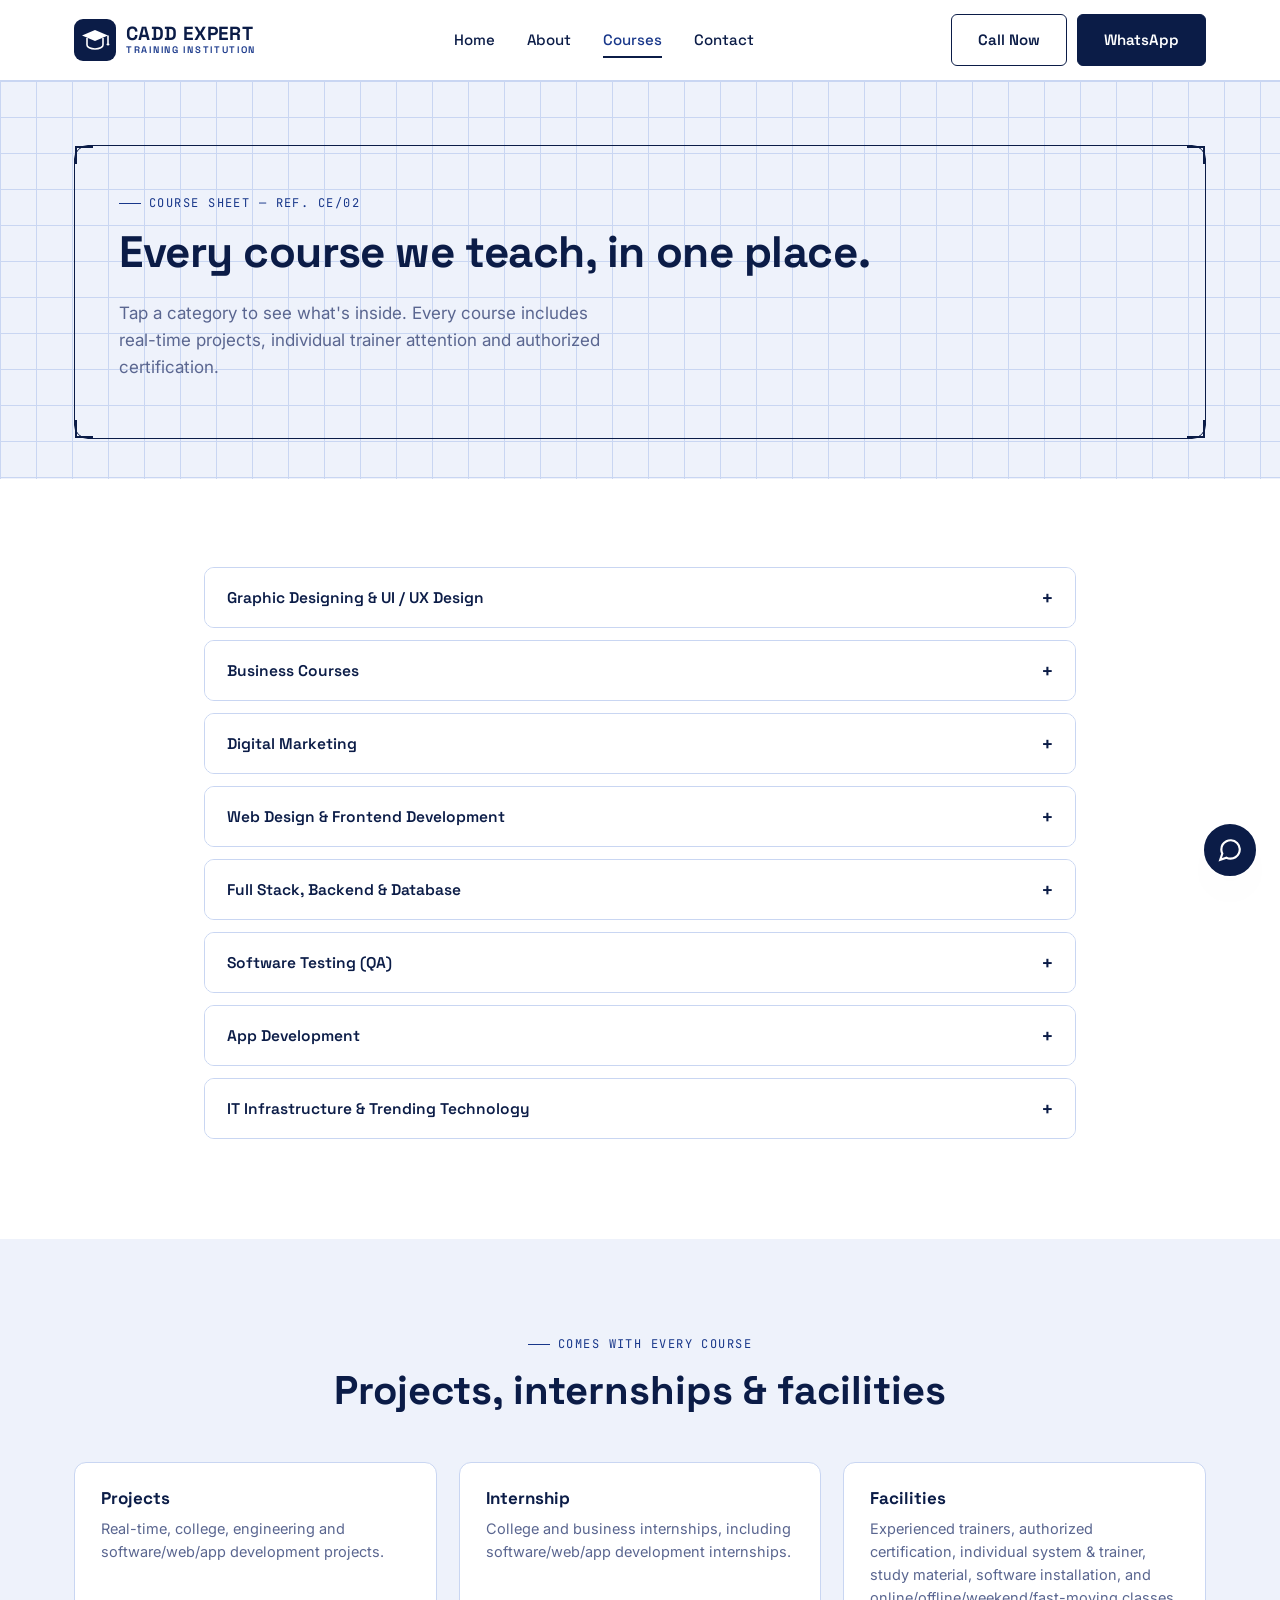
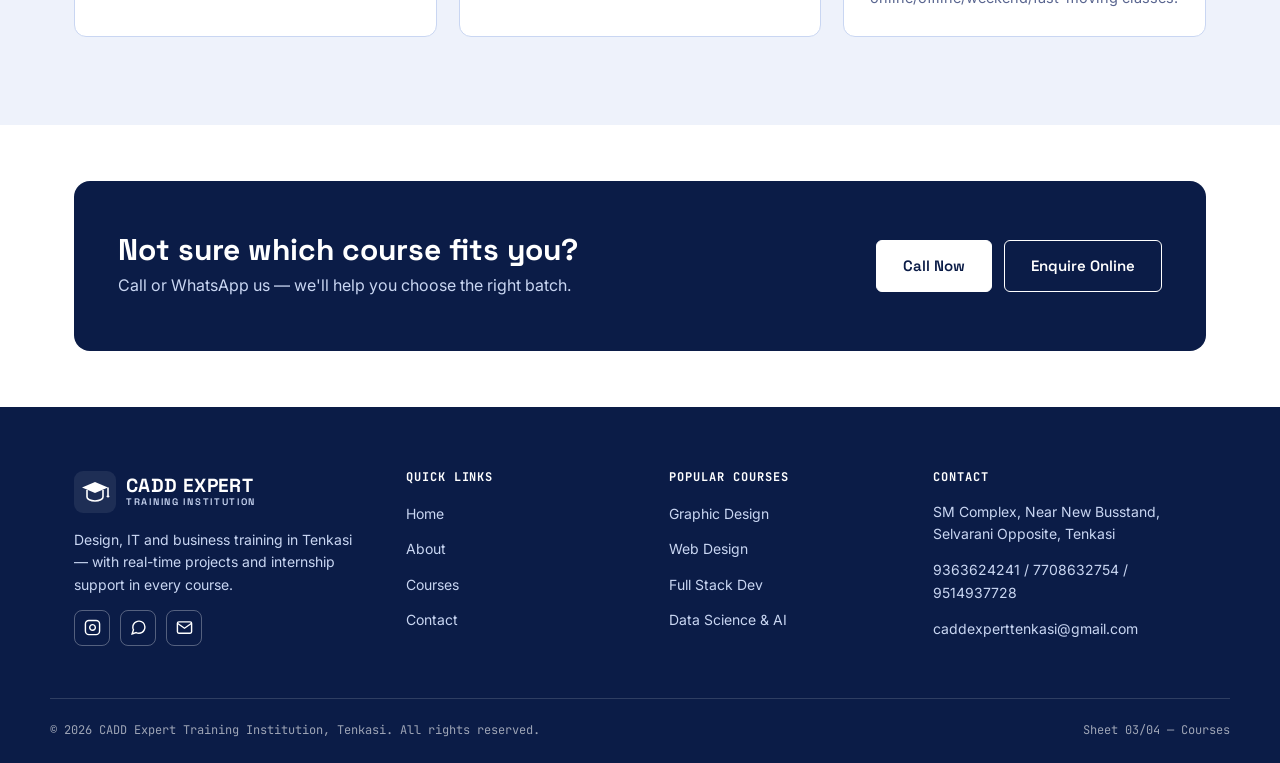
<file: courses.html>
<!DOCTYPE html>
<html lang="en">
<head>
<meta charset="UTF-8">
<meta name="viewport" content="width=device-width, initial-scale=1.0">
<title>Courses | CADD Expert Training Institution</title>
<meta name="description" content="Explore all courses at CADD Expert Training Institution — Graphic Design, Business Tools, Digital Marketing, Web & Full Stack Development, Software Testing, App Development and Trending Technologies.">
<meta name="google-site-verification" content="CGP2oInBP8MzRnhIX7n0_dMnTBHW97eYyTQrpzPEPT8" />
<link rel="stylesheet" href="assets/style.css">
</head>
<body>

<!-- ================= HEADER ================= -->
<header class="site-header">
  <div class="container header-inner">
    <a href="index.html" class="logo">
      <svg class="logo-mark" viewBox="0 0 42 42" fill="none" xmlns="http://www.w3.org/2000/svg">
        <rect width="42" height="42" rx="9" fill="#0b1c47"/>
        <path d="M21 11 L34 16.5 L21 22 L8 16.5 Z" fill="#ffffff"/>
        <path d="M13 19 V26 C13 28 16.5 30 21 30 C25.5 30 29 28 29 26 V19" stroke="#ffffff" stroke-width="1.6" fill="none"/>
        <line x1="34" y1="16.5" x2="34" y2="24" stroke="#ffffff" stroke-width="1.6"/>
        <circle cx="34" cy="25.3" r="1.3" fill="#ffffff"/>
      </svg>
      <span class="logo-text"><span class="l1">CADD EXPERT</span><span class="l2">Training Institution</span></span>
    </a>
    <nav class="nav" id="mainNav">
      <a href="index.html">Home</a>
      <a href="about.html">About</a>
      <a href="courses.html">Courses</a>
      <a href="contact.html">Contact</a>
    </nav>
    <div class="header-actions">
      <a href="tel:+919363624241" class="btn btn-ghost">Call Now</a>
      <a href="https://wa.me/919363624241" target="_blank" class="btn btn-primary">WhatsApp</a>
    </div>
    <button class="nav-toggle" id="navToggle" aria-label="Toggle menu" aria-expanded="false">
      <span></span><span></span><span></span>
    </button>
  </div>
</header>

<!-- ================= PAGE HEADER ================= -->
<section class="hero blueprint" style="padding:64px 0 40px;">
  <div class="container">
    <div class="hero-inner corner-marks" style="padding:40px 44px;">
      <span class="cm-tr"></span><span class="cm-bl"></span>
      <span class="eyebrow">Course Sheet — Ref. CE/02</span>
      <h1 style="font-size:clamp(28px,4vw,44px);">Every course we teach, in one place.</h1>
      <p class="lead">Tap a category to see what's inside. Every course includes real-time projects, individual trainer attention and authorized certification.</p>
    </div>
  </div>
</section>

<!-- ================= COURSES ACCORDION ================= -->
<section class="section">
  <div class="container" style="max-width:920px;">

    <div class="accordion-item" id="design">
      <button class="accordion-trig">Graphic Designing &amp; UI / UX Design <span class="plus">+</span></button>
      <div class="accordion-panel"><div class="accordion-panel-inner"><ul>
        <li>Adobe Photoshop</li><li>Adobe Illustrator</li><li>CorelDraw</li><li>Adobe XD</li><li>Figma</li>
      </ul></div></div>
    </div>

    <div class="accordion-item" id="business">
      <button class="accordion-trig">Business Courses <span class="plus">+</span></button>
      <div class="accordion-panel"><div class="accordion-panel-inner"><ul>
        <li>Office Automation</li><li>Office Automation (Advanced)</li><li>Advanced Excel</li><li>Tally Prime</li><li>E-Filing</li>
      </ul></div></div>
    </div>

    <div class="accordion-item" id="marketing">
      <button class="accordion-trig">Digital Marketing <span class="plus">+</span></button>
      <div class="accordion-panel"><div class="accordion-panel-inner"><ul>
        <li>Search Engine Optimization</li><li>Search Engine Marketing</li><li>E-Mail Marketing</li>
        <li>Content Marketing</li><li>Affiliate Marketing</li><li>Social Media Marketing</li>
      </ul></div></div>
    </div>

    <div class="accordion-item" id="webdev">
      <button class="accordion-trig">Web Design &amp; Frontend Development <span class="plus">+</span></button>
      <div class="accordion-panel"><div class="accordion-panel-inner"><ul>
        <li>HTML</li><li>CSS</li><li>JavaScript</li><li>Bootstrap</li><li>JQuery</li>
        <li>Frontend using React</li><li>Frontend using Angular</li>
      </ul></div></div>
    </div>

    <div class="accordion-item" id="fullstack">
      <button class="accordion-trig">Full Stack, Backend &amp; Database <span class="plus">+</span></button>
      <div class="accordion-panel"><div class="accordion-panel-inner"><ul>
        <li>HTML, CSS, JavaScript</li><li>Bootstrap, JQuery</li><li>Node.js, Express.js</li>
        <li>React / Angular</li><li>C, C++, Java, Python, PHP</li><li>ASP.Net with C#</li>
        <li>Advanced Java — Servlet, EJP, JSP</li><li>MySQL, MSSQL, MongoDB</li>
      </ul></div></div>
    </div>

    <div class="accordion-item" id="testing">
      <button class="accordion-trig">Software Testing (QA) <span class="plus">+</span></button>
      <div class="accordion-panel"><div class="accordion-panel-inner"><ul>
        <li>Selenium using Java</li><li>Selenium using Python</li>
      </ul></div></div>
    </div>

    <div class="accordion-item" id="appdev">
      <button class="accordion-trig">App Development <span class="plus">+</span></button>
      <div class="accordion-panel"><div class="accordion-panel-inner"><ul>
        <li>Android App</li><li>Kotlin</li><li>React Native</li><li>Flutter</li>
      </ul></div></div>
    </div>

    <div class="accordion-item" id="trending">
      <button class="accordion-trig">IT Infrastructure &amp; Trending Technology <span class="plus">+</span></button>
      <div class="accordion-panel"><div class="accordion-panel-inner"><ul>
        <li>Network Security</li><li>Ethical Hacking</li><li>Data Science</li>
        <li>Artificial Intelligence</li><li>Machine Learning</li><li>Power BI</li>
      </ul></div></div>
    </div>

  </div>
</section>

<!-- ================= PROJECTS & FACILITIES STRIP ================= -->
<section class="section section-alt">
  <div class="container">
    <div class="section-head center">
      <span class="eyebrow">Comes With Every Course</span>
      <h2>Projects, internships &amp; facilities</h2>
    </div>
    <div class="grid grid-3">
      <div class="card reveal">
        <h3>Projects</h3>
        <p>Real-time, college, engineering and software/web/app development projects.</p>
      </div>
      <div class="card reveal">
        <h3>Internship</h3>
        <p>College and business internships, including software/web/app development internships.</p>
      </div>
      <div class="card reveal">
        <h3>Facilities</h3>
        <p>Experienced trainers, authorized certification, individual system &amp; trainer, study material, software installation, and online/offline/weekend/fast-moving classes.</p>
      </div>
    </div>
  </div>
</section>

<!-- ================= CTA BAND ================= -->
<section class="section-tight">
  <div class="container">
    <div class="cta-band reveal">
      <div>
        <h2>Not sure which course fits you?</h2>
        <p>Call or WhatsApp us — we'll help you choose the right batch.</p>
      </div>
      <div class="cta-actions">
        <a href="tel:+919363624241" class="btn btn-white">Call Now</a>
        <a href="contact.html" class="btn btn-ghost" style="border-color:#fff;color:#fff;">Enquire Online</a>
      </div>
    </div>
  </div>
</section>

<!-- ================= FOOTER ================= -->
<footer class="site-footer">
  <div class="container footer-grid">
    <div>
      <a href="index.html" class="logo">
        <svg class="logo-mark" viewBox="0 0 42 42" fill="none" xmlns="http://www.w3.org/2000/svg">
          <rect width="42" height="42" rx="9" fill="#ffffff" fill-opacity="0.08"/>
          <path d="M21 11 L34 16.5 L21 22 L8 16.5 Z" fill="#ffffff"/>
          <path d="M13 19 V26 C13 28 16.5 30 21 30 C25.5 30 29 28 29 26 V19" stroke="#ffffff" stroke-width="1.6" fill="none"/>
          <line x1="34" y1="16.5" x2="34" y2="24" stroke="#ffffff" stroke-width="1.6"/>
          <circle cx="34" cy="25.3" r="1.3" fill="#ffffff"/>
        </svg>
        <span class="logo-text"><span class="l1">CADD EXPERT</span><span class="l2">Training Institution</span></span>
      </a>
      <p style="margin-top:16px;max-width:32ch;">Design, IT and business training in Tenkasi — with real-time projects and internship support in every course.</p>
      <div class="social-row">
        <a href="https://instagram.com/caddexpert_tenkasi" target="_blank" aria-label="Instagram">
          <svg viewBox="0 0 24 24" fill="none" stroke="currentColor" stroke-width="2"><rect x="2" y="2" width="20" height="20" rx="5"/><path d="M16 11.37A4 4 0 1 1 12.63 8 4 4 0 0 1 16 11.37z"/><line x1="17.5" y1="6.5" x2="17.51" y2="6.5"/></svg>
        </a>
        <a href="https://wa.me/919363624241" target="_blank" aria-label="WhatsApp">
          <svg viewBox="0 0 24 24" fill="none" stroke="currentColor" stroke-width="2"><path d="M21 11.5a8.38 8.38 0 0 1-.9 3.8 8.5 8.5 0 0 1-7.6 4.7 8.38 8.38 0 0 1-3.8-.9L3 21l1.9-5.7a8.38 8.38 0 0 1-.9-3.8 8.5 8.5 0 0 1 4.7-7.6 8.38 8.38 0 0 1 3.8-.9h.5a8.48 8.48 0 0 1 8 8v.5z"/></svg>
        </a>
        <a href="mailto:caddexperttenkasi@gmail.com" aria-label="Email">
          <svg viewBox="0 0 24 24" fill="none" stroke="currentColor" stroke-width="2"><rect x="2" y="4" width="20" height="16" rx="2"/><path d="M22 6l-10 7L2 6"/></svg>
        </a>
      </div>
    </div>
    <div>
      <h4>Quick Links</h4>
      <ul class="footer-links">
        <li><a href="index.html">Home</a></li>
        <li><a href="about.html">About</a></li>
        <li><a href="courses.html">Courses</a></li>
        <li><a href="contact.html">Contact</a></li>
      </ul>
    </div>
    <div>
      <h4>Popular Courses</h4>
      <ul class="footer-links">
        <li><a href="courses.html#design">Graphic Design</a></li>
        <li><a href="courses.html#webdev">Web Design</a></li>
        <li><a href="courses.html#fullstack">Full Stack Dev</a></li>
        <li><a href="courses.html#trending">Data Science &amp; AI</a></li>
      </ul>
    </div>
    <div>
      <h4>Contact</h4>
      <p>SM Complex, Near New Busstand,<br>Selvarani Opposite, Tenkasi</p>
      <p>9363624241 / 7708632754 / 9514937728</p>
      <p>caddexperttenkasi@gmail.com</p>
    </div>
  </div>
  <div class="container footer-bottom">
    <span>© 2026 CADD Expert Training Institution, Tenkasi. All rights reserved.</span>
    <span>Sheet 03/04 — Courses</span>
  </div>
</footer>

<a href="https://wa.me/919363624241" target="_blank" class="float-wa" aria-label="Chat on WhatsApp">
  <svg viewBox="0 0 24 24" fill="none" stroke="currentColor" stroke-width="2"><path d="M21 11.5a8.38 8.38 0 0 1-.9 3.8 8.5 8.5 0 0 1-7.6 4.7 8.38 8.38 0 0 1-3.8-.9L3 21l1.9-5.7a8.38 8.38 0 0 1-.9-3.8 8.5 8.5 0 0 1 4.7-7.6 8.38 8.38 0 0 1 3.8-.9h.5a8.48 8.48 0 0 1 8 8v.5z"/></svg>
</a>

<script src="assets/script.js"></script>
</body>
</html>
</file>
<file: assets/style.css>
/* ==========================================================================
   CADD EXPERT TRAINING INSTITUTION — Stylesheet
   Design language: technical "blueprint / drafting sheet" — crosshair corner
   marks, dashed guide rules, monospace annotation labels — grounded in the
   institute's own subject matter (CAD / design drafting).
   Palette: dark blue + white only (with tonal steps of the same blue).
   ========================================================================== */

@import url('https://fonts.googleapis.com/css2?family=Space+Grotesk:wght@500;600;700&family=Inter:wght@400;500;600;700&family=JetBrains+Mono:wght@500&display=swap');

:root{
  --navy-900:#0b1c47;
  --navy-800:#122a63;
  --navy-700:#18378a;
  --navy-600:#2650b3;
  --blue-tint:#eef2fb;
  --blue-line:#c9d6f2;
  --white:#ffffff;
  --ink:#0b1c47;
  --muted:#5a6690;

  --font-display:'Space Grotesk', sans-serif;
  --font-body:'Inter', sans-serif;
  --font-mono:'JetBrains Mono', monospace;

  --container:1180px;
  --radius:10px;
  --shadow:0 20px 40px -24px rgba(11,28,71,.35);
}

*,*::before,*::after{box-sizing:border-box;}
html{scroll-behavior:smooth;}
body{
  margin:0;
  font-family:var(--font-body);
  color:var(--ink);
  background:var(--white);
  line-height:1.6;
  -webkit-font-smoothing:antialiased;
}
img{max-width:100%;display:block;}
a{color:inherit;text-decoration:none;}
ul{margin:0;padding:0;list-style:none;}
h1,h2,h3,h4{font-family:var(--font-display);margin:0 0 .5em;line-height:1.15;color:var(--navy-900);}
p{margin:0 0 1em;color:var(--muted);}
.container{max-width:var(--container);margin:0 auto;padding:0 24px;}

:focus-visible{outline:3px solid var(--navy-600);outline-offset:3px;}

@media (prefers-reduced-motion: reduce){
  *{animation-duration:.001ms !important;animation-iteration-count:1 !important;transition-duration:.001ms !important;scroll-behavior:auto !important;}
}

/* ---------- eyebrow / annotation labels (blueprint reference codes) ---------- */
.eyebrow{
  display:inline-flex;align-items:center;gap:8px;
  font-family:var(--font-mono);
  font-size:12px;letter-spacing:.12em;text-transform:uppercase;
  color:var(--navy-700);
  margin-bottom:14px;
}
.eyebrow::before{content:'';width:22px;height:1px;background:var(--navy-700);}

/* ---------- buttons ---------- */
.btn{
  display:inline-flex;align-items:center;justify-content:center;gap:8px;
  padding:13px 26px;
  border-radius:6px;
  font-family:var(--font-display);
  font-weight:600;font-size:15px;
  border:1.5px solid var(--navy-900);
  cursor:pointer;
  transition:transform .15s ease, background .15s ease, color .15s ease;
  white-space:nowrap;
}
.btn:hover{transform:translateY(-2px);}
.btn-primary{background:var(--navy-900);color:var(--white);}
.btn-primary:hover{background:var(--navy-700);}
.btn-ghost{background:transparent;color:var(--navy-900);}
.btn-ghost:hover{background:var(--blue-tint);}
.btn-white{background:var(--white);color:var(--navy-900);border-color:var(--white);}
.btn-white:hover{background:var(--blue-tint);}
.btn-block{width:100%;}
.btn svg{width:18px;height:18px;flex:none;}

/* ---------- header ---------- */
.site-header{
  position:sticky;top:0;z-index:100;
  background:rgba(255,255,255,.92);
  backdrop-filter:blur(8px);
  border-bottom:1px solid var(--blue-line);
}
.header-inner{
  display:flex;align-items:center;justify-content:space-between;
  padding:14px 24px;gap:20px;
}
.logo{display:flex;align-items:center;gap:10px;flex:none;}
.logo-mark{width:42px;height:42px;flex:none;}
.logo-text{font-family:var(--font-display);line-height:1.1;}
.logo-text .l1{display:block;font-size:19px;font-weight:700;color:var(--navy-900);letter-spacing:.02em;}
.logo-text .l2{display:block;font-size:9.5px;font-weight:600;color:var(--navy-700);letter-spacing:.18em;text-transform:uppercase;}

.nav{display:flex;align-items:center;gap:32px;}
.nav a{
  font-family:var(--font-display);font-weight:500;font-size:15px;
  color:var(--navy-900);position:relative;padding:6px 0;
}
.nav a::after{
  content:'';position:absolute;left:0;bottom:0;width:0;height:2px;background:var(--navy-900);
  transition:width .2s ease;
}
.nav a:hover::after,.nav a.active::after{width:100%;}
.nav a.active{color:var(--navy-700);}

.header-actions{display:flex;align-items:center;gap:10px;flex:none;}
.nav-toggle{
  display:none;flex-direction:column;gap:5px;background:none;border:none;cursor:pointer;padding:8px;
}
.nav-toggle span{width:24px;height:2px;background:var(--navy-900);}

@media (max-width: 960px){
  .header-actions .btn-ghost{display:none;}
}
@media (max-width: 860px){
  .nav{
    position:fixed;inset:66px 0 auto 0;background:var(--white);
    flex-direction:column;align-items:flex-start;gap:0;
    padding:10px 24px 20px;border-bottom:1px solid var(--blue-line);
    transform:translateY(-8px);opacity:0;pointer-events:none;
    transition:transform .2s ease, opacity .2s ease;
  }
  .nav.open{transform:translateY(0);opacity:1;pointer-events:auto;}
  .nav a{width:100%;padding:12px 0;border-bottom:1px dashed var(--blue-line);}
  .nav-toggle{display:flex;}
  .header-actions .btn-primary{padding:10px 16px;font-size:13px;}
}

/* ---------- blueprint grid backdrop + corner marks ---------- */
.blueprint{
  position:relative;
  background-image:
    linear-gradient(var(--blue-line) 1px, transparent 1px),
    linear-gradient(90deg, var(--blue-line) 1px, transparent 1px);
  background-size:36px 36px;
  background-color:var(--blue-tint);
}
.blueprint::before,.blueprint::after,
.corner-marks::before,.corner-marks::after{content:'';position:absolute;width:18px;height:18px;pointer-events:none;}
.corner-marks{position:relative;}
.corner-marks::before{top:0;left:0;border-top:2px solid var(--navy-900);border-left:2px solid var(--navy-900);}
.corner-marks::after{bottom:0;right:0;border-bottom:2px solid var(--navy-900);border-right:2px solid var(--navy-900);}
.corner-marks .cm-tr,.corner-marks .cm-bl{position:absolute;width:18px;height:18px;}
.corner-marks .cm-tr{top:0;right:0;border-top:2px solid var(--navy-900);border-right:2px solid var(--navy-900);}
.corner-marks .cm-bl{bottom:0;left:0;border-bottom:2px solid var(--navy-900);border-left:2px solid var(--navy-900);}

/* ---------- hero ---------- */
.hero{padding:96px 0 64px;position:relative;overflow:hidden;}
.hero-inner{
  position:relative;padding:56px 44px;
  border:1.5px solid var(--navy-900);
  border-radius:14px;
}
.hero-grid{display:grid;grid-template-columns:1.15fr .85fr;gap:48px;align-items:center;}
.hero h1{font-size:clamp(34px,4.6vw,58px);letter-spacing:-.01em;}
.hero h1 em{font-style:normal;color:var(--navy-700);}
.hero p.lead{font-size:17px;max-width:46ch;}
.hero-cta{display:flex;flex-wrap:wrap;gap:14px;margin-top:26px;}

.drafting-panel{
  border:1.5px dashed var(--navy-700);
  border-radius:12px;padding:26px;background:var(--white);
}
.drafting-panel h3{font-size:14px;font-family:var(--font-mono);text-transform:uppercase;letter-spacing:.1em;color:var(--navy-700);margin-bottom:16px;}
.dp-row{display:flex;justify-content:space-between;align-items:center;padding:10px 0;border-bottom:1px dashed var(--blue-line);font-size:14px;}
.dp-row:last-child{border-bottom:none;}
.dp-row span:first-child{color:var(--muted);}
.dp-row span:last-child{font-family:var(--font-mono);font-weight:600;color:var(--navy-900);}

/* ---------- title-block stat strip ---------- */
.title-block{
  display:grid;grid-template-columns:repeat(4,1fr);
  border:1.5px solid var(--navy-900);border-radius:12px;overflow:hidden;
  margin-top:56px;
}
.title-block .tb-cell{
  padding:22px 20px;text-align:center;border-left:1px solid var(--navy-900);
}
.title-block .tb-cell:first-child{border-left:none;}
.tb-cell .tb-num{font-family:var(--font-display);font-weight:700;font-size:clamp(24px,3vw,34px);color:var(--navy-900);}
.tb-cell .tb-label{font-family:var(--font-mono);font-size:11px;letter-spacing:.08em;text-transform:uppercase;color:var(--muted);margin-top:4px;}

@media (max-width: 760px){
  .hero-grid{grid-template-columns:1fr;}
  .title-block{grid-template-columns:repeat(2,1fr);}
  .title-block .tb-cell:nth-child(3){border-left:none;}
  .title-block .tb-cell:nth-child(odd){border-left:none;}
}

/* ---------- section shell ---------- */
.section{padding:88px 0;}
.section-tight{padding:56px 0;}
.section-alt{background:var(--blue-tint);}
.section-head{max-width:640px;margin-bottom:48px;}
.section-head.center{margin-left:auto;margin-right:auto;text-align:center;}
.section-head h2{font-size:clamp(28px,3.2vw,40px);}

/* ---------- feature / facility grid ---------- */
.grid{display:grid;gap:22px;}
.grid-3{grid-template-columns:repeat(3,1fr);}
.grid-4{grid-template-columns:repeat(4,1fr);}
.grid-2{grid-template-columns:repeat(2,1fr);}
@media (max-width: 900px){.grid-3,.grid-4{grid-template-columns:repeat(2,1fr);}}
@media (max-width: 600px){.grid-3,.grid-4,.grid-2{grid-template-columns:1fr;}}

.card{
  background:var(--white);border:1px solid var(--blue-line);border-radius:12px;
  padding:26px;transition:border-color .2s ease, box-shadow .2s ease, transform .2s ease;
}
.card:hover{border-color:var(--navy-700);box-shadow:var(--shadow);transform:translateY(-3px);}
.card .ic{
  width:42px;height:42px;border-radius:9px;background:var(--navy-900);
  display:flex;align-items:center;justify-content:center;margin-bottom:16px;
}
.card .ic svg{width:22px;height:22px;stroke:var(--white);}
.card h3{font-size:17px;margin-bottom:8px;}
.card p{font-size:14.5px;margin:0;}

/* ---------- course category cards ---------- */
.course-card{
  background:var(--white);border:1px solid var(--blue-line);border-radius:12px;
  overflow:hidden;transition:box-shadow .2s ease, transform .2s ease;
}
.course-card:hover{box-shadow:var(--shadow);transform:translateY(-3px);}
.course-card .cc-head{
  background:var(--navy-900);color:var(--white);padding:18px 22px;
  display:flex;align-items:center;justify-content:space-between;gap:10px;
}
.course-card .cc-head h3{color:var(--white);margin:0;font-size:16.5px;}
.course-card .cc-tag{font-family:var(--font-mono);font-size:10.5px;color:var(--blue-line);letter-spacing:.08em;}
.course-card ul{padding:18px 22px 22px;}
.course-card li{
  position:relative;padding:7px 0 7px 20px;font-size:14.5px;color:var(--muted);
  border-bottom:1px dashed var(--blue-line);
}
.course-card li:last-child{border-bottom:none;}
.course-card li::before{content:'';position:absolute;left:0;top:15px;width:8px;height:1.5px;background:var(--navy-700);}

/* ---------- process / numbered list (only used where order is real) ---------- */
.steps{counter-reset:step;display:grid;grid-template-columns:repeat(4,1fr);gap:22px;}
@media (max-width:900px){.steps{grid-template-columns:repeat(2,1fr);}}
@media (max-width:600px){.steps{grid-template-columns:1fr;}}
.step{border:1px solid var(--blue-line);border-radius:12px;padding:24px;position:relative;background:var(--white);}
.step::before{
  counter-increment:step;content:'0' counter(step);
  font-family:var(--font-mono);font-size:13px;color:var(--navy-700);
  border:1px solid var(--navy-700);border-radius:20px;padding:3px 10px;display:inline-block;margin-bottom:14px;
}

/* ---------- vision / mission ---------- */
.vm-grid{display:grid;grid-template-columns:1fr 1fr;gap:24px;}
@media (max-width:760px){.vm-grid{grid-template-columns:1fr;}}
.vm-card{
  border:1.5px solid var(--navy-900);border-radius:14px;padding:34px;background:var(--white);
  position:relative;
}
.vm-card .eyebrow{margin-bottom:10px;}
.vm-card h3{font-size:22px;}
.vm-card ul li{position:relative;padding:6px 0 6px 22px;color:var(--muted);font-size:14.5px;}
.vm-card ul li::before{content:'✓';position:absolute;left:0;top:6px;color:var(--navy-700);font-weight:700;}

/* ---------- CTA band ---------- */
.cta-band{
  background:var(--navy-900);color:var(--white);border-radius:16px;
  padding:52px 44px;display:flex;align-items:center;justify-content:space-between;gap:30px;flex-wrap:wrap;
}
.cta-band h2{color:var(--white);margin-bottom:6px;font-size:clamp(22px,2.6vw,30px);}
.cta-band p{color:var(--blue-line);margin:0;}
.cta-actions{display:flex;gap:12px;flex-wrap:wrap;}

/* ---------- accordion (courses page) ---------- */
.accordion-item{border:1px solid var(--blue-line);border-radius:10px;margin-bottom:12px;overflow:hidden;}
.accordion-trig{
  width:100%;display:flex;align-items:center;justify-content:space-between;gap:16px;
  background:var(--white);border:none;padding:18px 22px;text-align:left;cursor:pointer;
  font-family:var(--font-display);font-weight:600;font-size:15.5px;color:var(--navy-900);
}
.accordion-trig .plus{font-family:var(--font-mono);font-size:18px;transition:transform .2s ease;}
.accordion-item.open .accordion-trig .plus{transform:rotate(45deg);}
.accordion-panel{max-height:0;overflow:hidden;transition:max-height .25s ease;background:var(--blue-tint);}
.accordion-panel-inner{padding:4px 22px 18px;}
.accordion-panel-inner ul{display:grid;grid-template-columns:repeat(2,1fr);gap:4px 20px;}
@media (max-width:560px){.accordion-panel-inner ul{grid-template-columns:1fr;}}
.accordion-panel-inner li{font-size:14px;color:var(--muted);padding:5px 0;}

/* ---------- contact page ---------- */
.contact-grid{display:grid;grid-template-columns:.95fr 1.05fr;gap:40px;align-items:start;}
@media (max-width:900px){.contact-grid{grid-template-columns:1fr;}}
.contact-list{display:grid;gap:14px;margin-top:22px;}
.contact-item{
  display:flex;gap:14px;align-items:flex-start;border:1px solid var(--blue-line);
  border-radius:10px;padding:16px 18px;background:var(--white);
}
.contact-item .ic{width:38px;height:38px;border-radius:8px;background:var(--navy-900);flex:none;
  display:flex;align-items:center;justify-content:center;}
.contact-item .ic svg{width:19px;height:19px;stroke:var(--white);}
.contact-item h4{margin:0 0 3px;font-size:14px;font-family:var(--font-mono);letter-spacing:.05em;text-transform:uppercase;color:var(--navy-700);}
.contact-item p{margin:0;font-size:15px;color:var(--ink);}
.contact-item a{color:var(--ink);}
.contact-item a:hover{color:var(--navy-700);}

.map-frame{border:1.5px solid var(--navy-900);border-radius:12px;overflow:hidden;margin-top:22px;height:220px;}
.map-frame iframe{width:100%;height:100%;border:0;}

.form-card{border:1.5px solid var(--navy-900);border-radius:14px;padding:32px;background:var(--white);}
.form-row{display:grid;grid-template-columns:1fr 1fr;gap:16px;}
@media (max-width:560px){.form-row{grid-template-columns:1fr;}}
.field{margin-bottom:16px;}
.field label{display:block;font-family:var(--font-mono);font-size:11.5px;letter-spacing:.06em;text-transform:uppercase;color:var(--navy-700);margin-bottom:6px;}
.field input,.field select,.field textarea{
  width:100%;padding:12px 14px;border:1.5px solid var(--blue-line);border-radius:8px;
  font-family:var(--font-body);font-size:14.5px;color:var(--ink);background:var(--white);
  transition:border-color .15s ease;
}
.field input:focus,.field select:focus,.field textarea:focus{border-color:var(--navy-900);}
.field textarea{resize:vertical;min-height:96px;}
.field.invalid input,.field.invalid select,.field.invalid textarea{border-color:#b3261e;}
.field .err{display:none;color:#b3261e;font-size:12.5px;margin-top:5px;}
.field.invalid .err{display:block;}
.form-note{font-size:12.5px;color:var(--muted);margin-top:10px;}
.form-success{
  display:none;align-items:center;gap:10px;background:var(--blue-tint);border:1px solid var(--navy-700);
  border-radius:10px;padding:14px 16px;margin-top:16px;font-size:14px;color:var(--navy-900);
}
.form-success.show{display:flex;}

/* ---------- testimonials / success strip ---------- */
.quote-card{border:1px solid var(--blue-line);border-radius:12px;padding:24px;background:var(--white);}
.quote-card p{font-size:15px;color:var(--ink);font-style:italic;}
.quote-card .who{font-family:var(--font-display);font-weight:600;font-size:14px;color:var(--navy-900);}
.quote-card .role{font-family:var(--font-mono);font-size:11.5px;color:var(--muted);}

/* ---------- footer ---------- */
.site-footer{background:var(--navy-900);color:var(--blue-line);padding:64px 0 0;}
.footer-grid{display:grid;grid-template-columns:1.3fr 1fr 1fr 1.2fr;gap:36px;padding-bottom:44px;border-bottom:1px solid rgba(255,255,255,.15);}
@media (max-width:860px){.footer-grid{grid-template-columns:1fr 1fr;}}
@media (max-width:560px){.footer-grid{grid-template-columns:1fr;}}
.site-footer h4{color:var(--white);font-family:var(--font-mono);font-size:12px;letter-spacing:.08em;text-transform:uppercase;margin-bottom:16px;}
.site-footer p{color:var(--blue-line);font-size:14px;}
.site-footer .logo-text .l1{color:var(--white);}
.site-footer .logo-text .l2{color:var(--blue-line);}
.footer-links li{margin-bottom:10px;}
.footer-links a{font-size:14px;color:var(--blue-line);}
.footer-links a:hover{color:var(--white);}
.footer-bottom{
  display:flex;justify-content:space-between;align-items:center;flex-wrap:wrap;gap:10px;
  padding:22px 0;font-family:var(--font-mono);font-size:12px;color:rgba(255,255,255,.6);
}
.social-row{display:flex;gap:10px;margin-top:14px;}
.social-row a{
  width:36px;height:36px;border:1px solid rgba(255,255,255,.3);border-radius:8px;
  display:flex;align-items:center;justify-content:center;
}
.social-row a svg{width:17px;height:17px;stroke:var(--white);}
.social-row a:hover{background:rgba(255,255,255,.1);}

/* ---------- whatsapp floating button ---------- */
.float-wa{
  position:fixed;right:22px;bottom:22px;z-index:200;
  width:56px;height:56px;border-radius:50%;background:var(--navy-900);
  display:flex;align-items:center;justify-content:center;box-shadow:var(--shadow);
  border:2px solid var(--white);
}
.float-wa svg{width:26px;height:26px;stroke:var(--white);}

/* ---------- reveal-on-scroll ---------- */
.reveal{opacity:0;transform:translateY(18px);transition:opacity .5s ease, transform .5s ease;}
.reveal.in{opacity:1;transform:translateY(0);}

/* ---------- utility ---------- */
.mt-0{margin-top:0;}
.text-center{text-align:center;}
</file>
